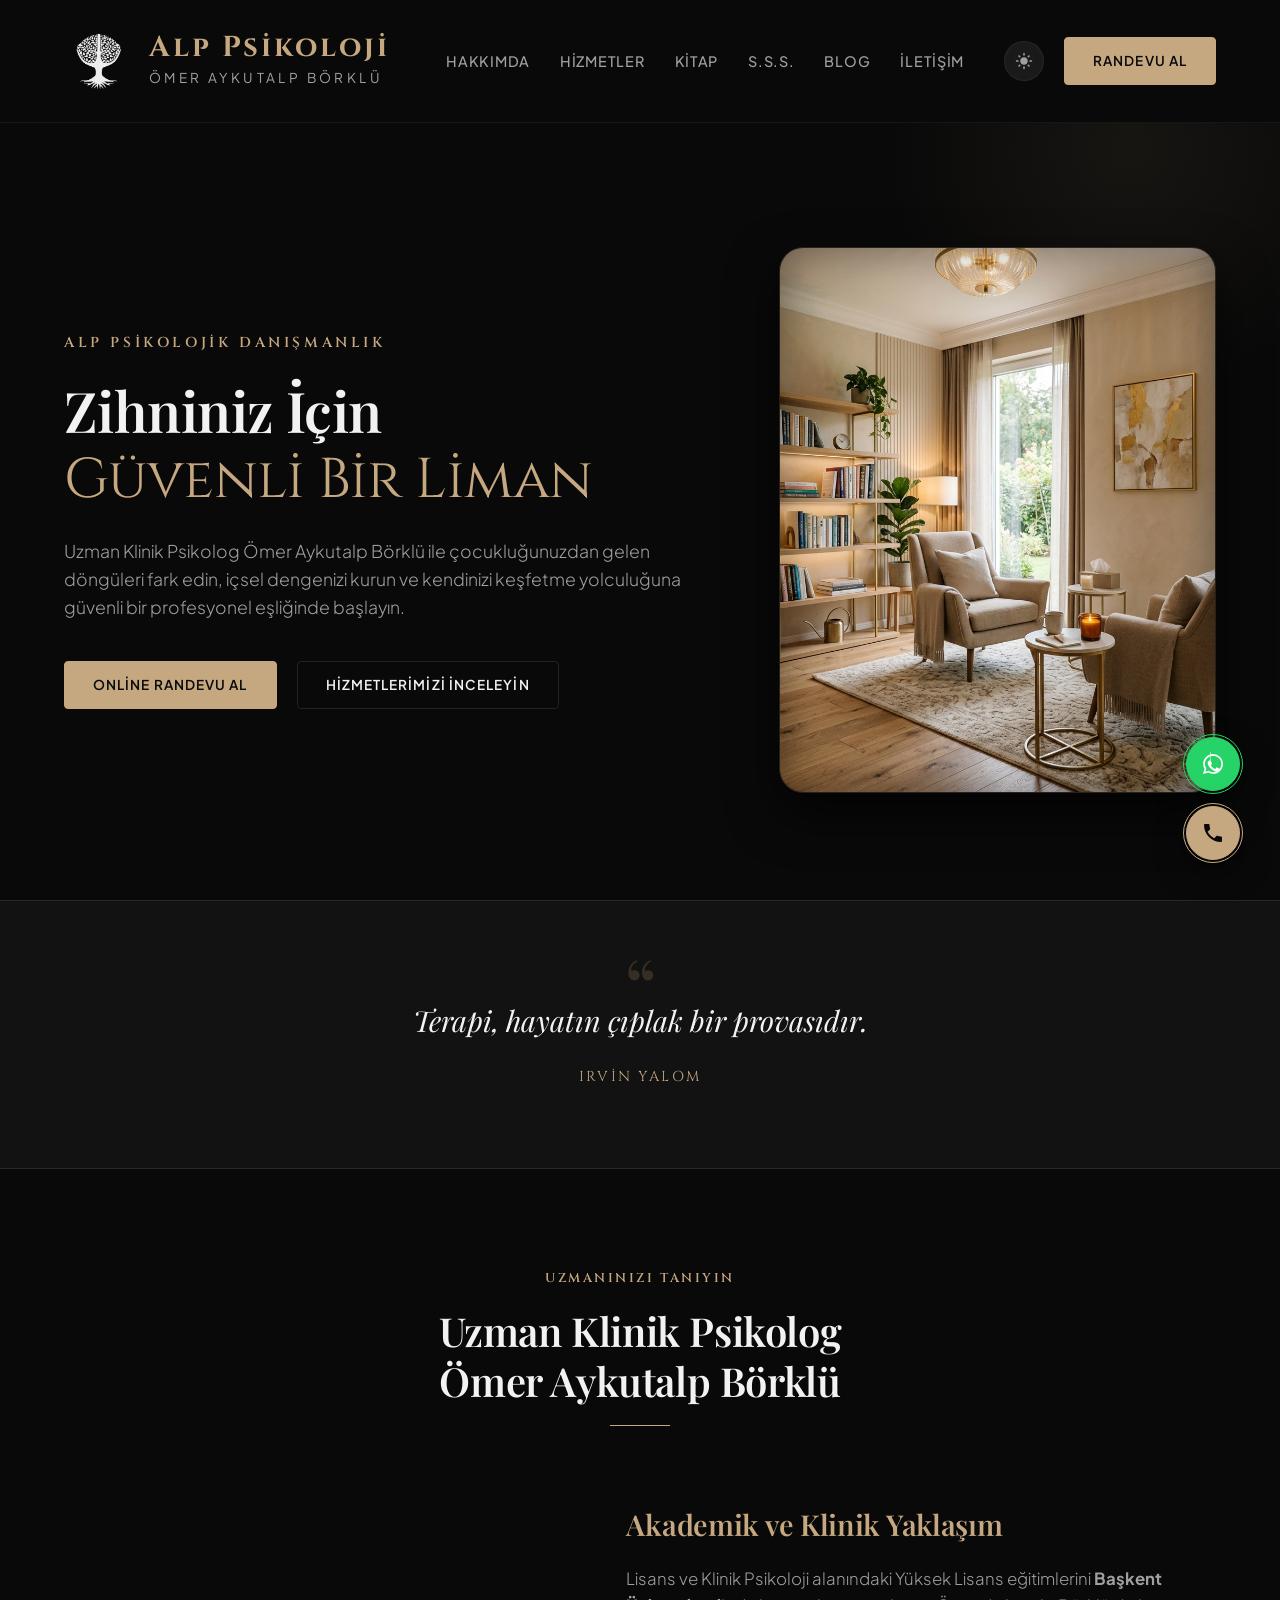
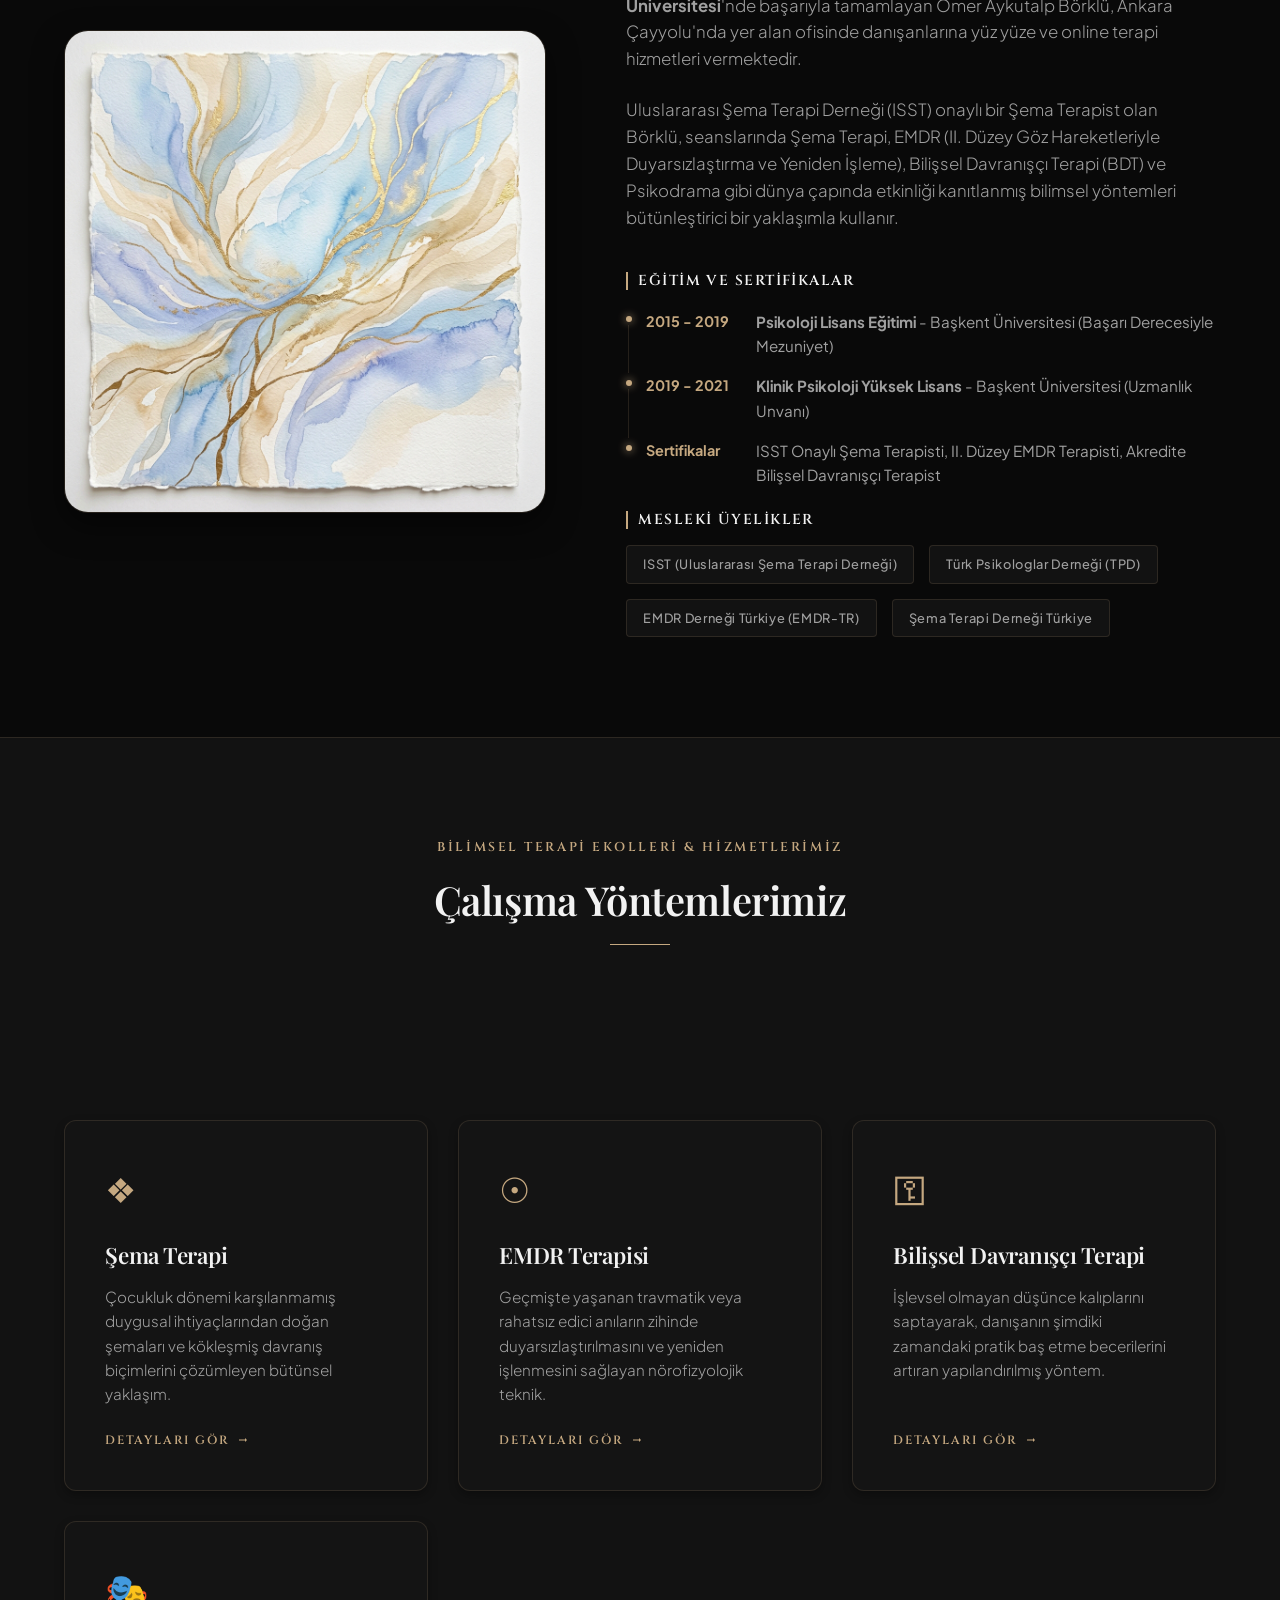
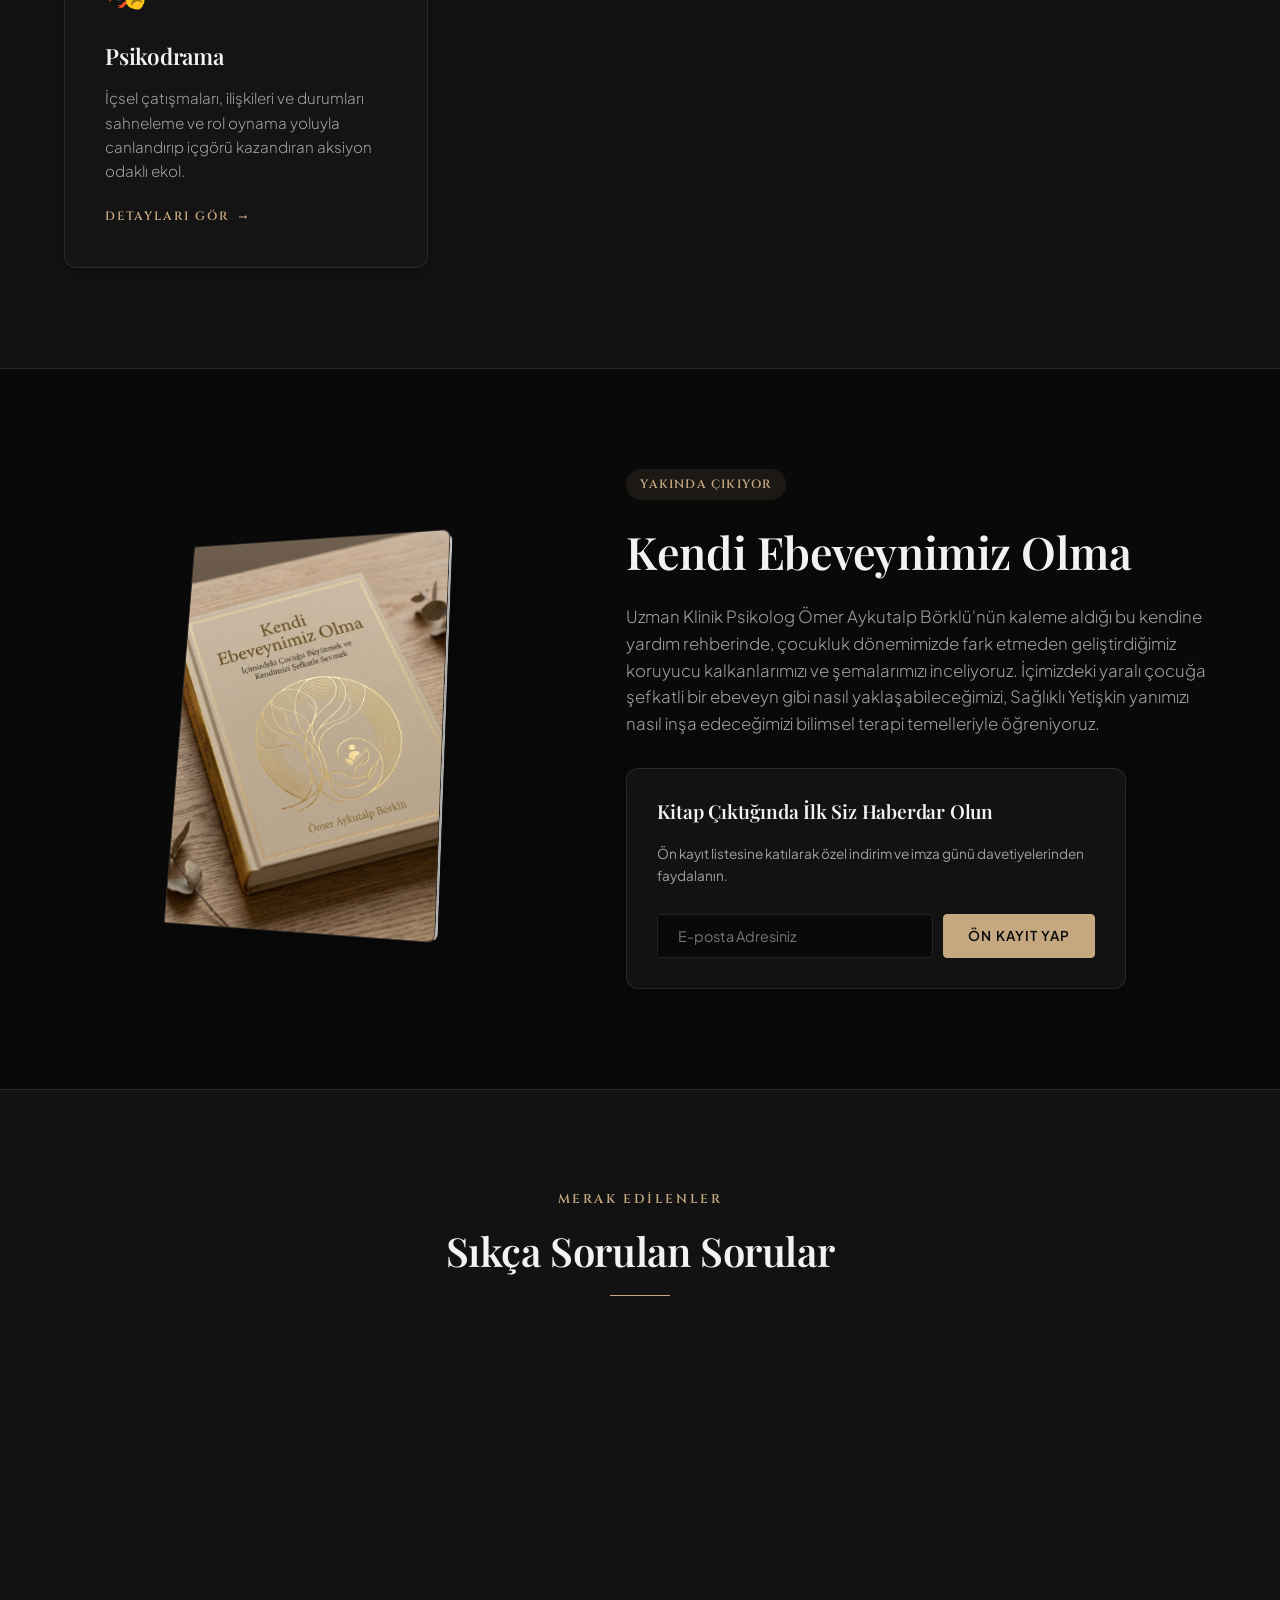
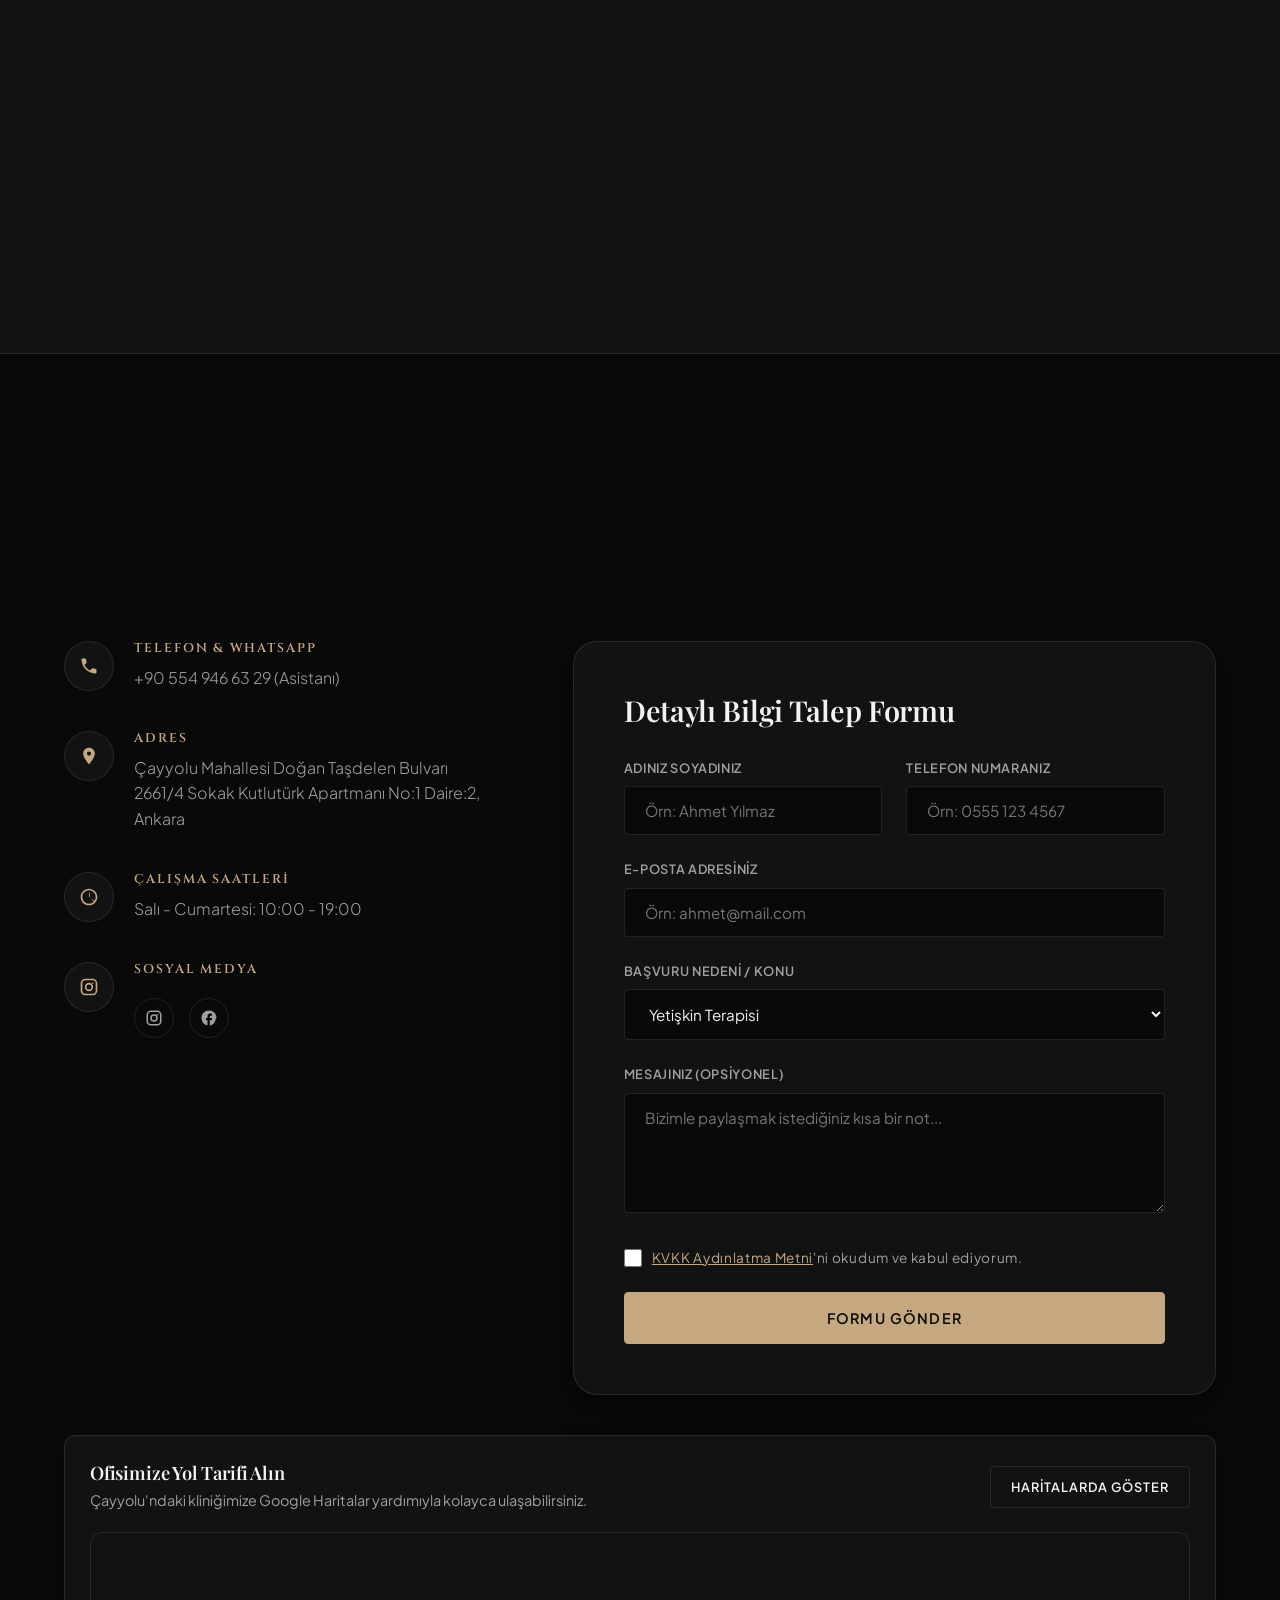
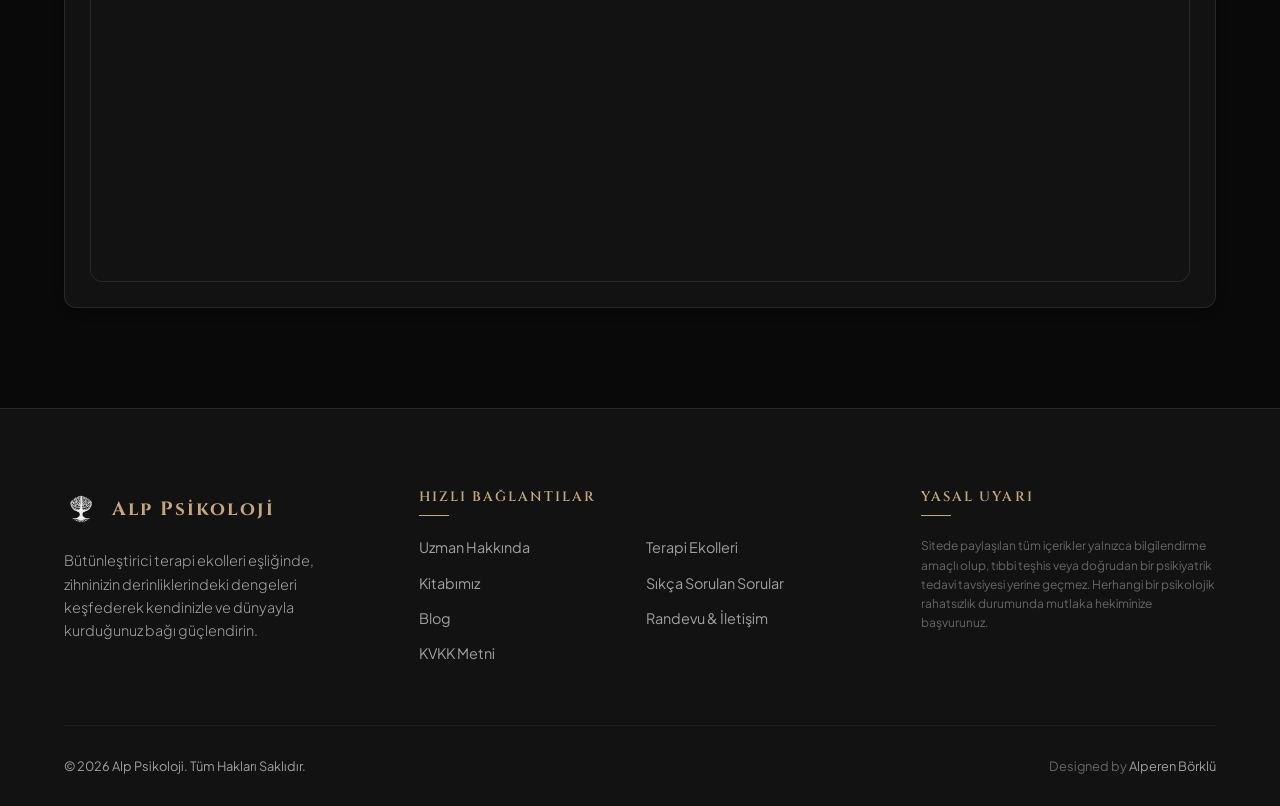
<file: index.html>
<!DOCTYPE html>
<html lang="tr" data-theme="dark">
<head>
    <meta charset="UTF-8">
    <meta name="viewport" content="width=device-width, initial-scale=1.0">
    <title>Alp Psikoloji | Uzman Klinik Psikolog Ömer Aykutalp Börklü</title>
    
    <!-- Meta Descriptions for SEO -->
    <meta name="description" content="Ankara Çayyolu'nda Uzman Klinik Psikolog Ömer Aykutalp Börklü önderliğinde Şema Terapi, EMDR ve BDT ekolleriyle yetişkin, çift ve ergen terapisi. Alp Psikoloji.">
    <meta name="keywords" content="Alp Psikoloji, Aykutalp Börklü, Klinik Psikolog Ankara, Şema Terapi Ankara, EMDR Ankara, Çayyolu Psikolog, Çift Terapisi Ankara">
    <meta name="author" content="Alp Psikoloji">
    
    <!-- Favicon -->
    <link rel="icon" type="image/png" href="logo.png">
    
    <!-- CSS Stylesheet -->
    <link rel="stylesheet" href="style.css">
</head>
<body>
    <!-- Preloader Screen -->
    <div id="preloader" class="preloader">
        <div class="preloader-content">
            <div class="preloader-logo-wrapper">
                <img src="logo-psikolog-aykutalp-börklü.png" alt="Alp Psikoloji Logo" class="preloader-logo">
            </div>
            <div class="preloader-brand">
                <span class="preloader-name">Alp Psikoloji</span>
                <span class="preloader-sub">Ömer Aykutalp Börklü</span>
            </div>
            <div class="preloader-spinner">
                <div class="spinner-dot"></div>
                <div class="spinner-dot"></div>
                <div class="spinner-dot"></div>
            </div>
        </div>
    </div>

    <!-- ==========================================================================
       SVG Sprite Definition (Embedding icons directly to prevent external request failures)
       ========================================================================== -->
    <svg xmlns="http://www.w3.org/2000/svg" style="display: none;">
        <symbol id="icon-sun" viewBox="0 0 24 24">
            <path d="M12 7c-2.76 0-5 2.24-5 5s2.24 5 5 5 5-2.24 5-5-2.24-5-5-5zM2 13h2c.55 0 1-.45 1-1s-.45-1-1-1H2c-.55 0-1 .45-1 1s.45 1 1 1zm18 0h2c.55 0 1-.45 1-1s-.45-1-1-1h-2c-.55 0-1 .45-1 1s.45 1 1 1zM11 2v2c0 .55.45 1 1 1s1-.45 1-1V2c0-.55-.45-1-1-1s-1 .45-1 1zm0 18v2c0 .55.45 1 1 1s1-.45 1-1v-2c0-.55-.45-1-1-1s-1 .45-1 1zM5.99 4.58c-.39-.39-1.03-.39-1.41 0s-.39 1.03 0 1.41l1.06 1.06c.39.39 1.03.39 1.41 0s.39-1.03 0-1.41L5.99 4.58zm12.37 12.37c-.39-.39-1.03-.39-1.41 0s-.39 1.03 0 1.41l1.06 1.06c.39.39 1.03.39 1.41 0s.39-1.03 0-1.41l-1.06-1.06zm1.06-12.37c-.39-.39-1.03-.39-1.41 0l-1.06 1.06c-.39.39-.39 1.03 0 1.41s1.03.39 1.41 0l1.06-1.06c.39-.38.39-1.02 0-1.41zm-12.37 12.37c-.39-.39-1.03-.39-1.41 0l-1.06 1.06c-.39.39-.39 1.03 0 1.41s1.03.39 1.41 0l1.06-1.06c.39-.38.39-1.02 0-1.41z"/>
        </symbol>
        <symbol id="icon-moon" viewBox="0 0 24 24">
            <path d="M12.3 22h-.1c-5.5 0-10-4.5-10-10 0-4.8 3.5-8.9 8.2-9.8.6-.1 1.2.3 1.3.9.1.6-.2 1.2-.8 1.4-3.4 1-5.7 4.1-5.7 7.5 0 4.4 3.6 8 8 8 3.4 0 6.5-2.3 7.5-5.7.2-.6.8-.9 1.4-.8.6.1 1 .7.9 1.3-.9 4.7-5 8.2-9.8 8.2z"/>
        </symbol>
        <symbol id="icon-phone" viewBox="0 0 24 24">
            <path d="M20.01 15.38c-1.23 0-2.42-.2-3.53-.56-.35-.12-.74-.03-1.02.24l-2.2 2.2c-2.83-1.44-5.15-3.75-6.59-6.59l2.2-2.21c.28-.26.36-.65.25-1C8.7 6.45 8.5 5.25 8.5 4c0-.55-.45-1-1-1H4c-.55 0-1 .45-1 1 0 9.39 7.61 17 17 17 .55 0 1-.45 1-1v-3.5c0-.55-.45-1-1-1z"/>
        </symbol>
        <symbol id="icon-email" viewBox="0 0 24 24">
            <path d="M20 4H4c-1.1 0-1.99.9-1.99 2L2 18c0 1.1.9 2 2 2h16c1.1 0 2-.9 2-2V6c0-1.1-.9-2-2-2zm0 4l-8 5-8-5V6l8 5 8-5v2z"/>
        </symbol>
        <symbol id="icon-whatsapp" viewBox="0 0 24 24">
            <path d="M12.04 2c-5.46 0-9.91 4.45-9.91 9.91 0 1.75.46 3.45 1.32 4.95L2.05 22l5.25-1.38c1.45.79 3.08 1.21 4.74 1.21 5.46 0 9.91-4.45 9.91-9.91 0-2.65-1.03-5.14-2.9-7.01A9.816 9.816 0 0 0 12.04 2zm0 1.66c2.2 0 4.27.86 5.82 2.41a8.17 8.17 0 0 1 2.41 5.83c0 4.54-3.7 8.24-8.24 8.24-1.45 0-2.86-.38-4.11-1.11l-.3-.18-3.06.8.82-2.99-.2-.31a8.182 8.182 0 0 1-1.25-4.34c0-4.54 3.7-8.25 8.24-8.25zm-3.53 4.75c-.19 0-.52.07-.79.37-.27.3-1.03 1.01-1.03 2.47 0 1.46 1.07 2.87 1.22 3.08.15.2 2.1 3.2 5.08 4.49.71.31 1.26.49 1.69.63.71.22 1.36.19 1.87.12.57-.08 1.76-.72 2.01-1.41.25-.69.25-1.29.18-1.41-.07-.12-.27-.19-.57-.34-.3-.15-1.76-.87-2.03-.97-.27-.1-.47-.15-.67.15-.2.3-.77.97-.94 1.17-.17.2-.35.22-.65.07a8.216 8.216 0 0 1-2.48-1.53c-.76-.68-1.27-1.52-1.42-1.77-.15-.3-.02-.46.13-.61.13-.13.3-.35.45-.52.15-.17.2-.3.3-.5.1-.2.05-.37-.02-.52-.08-.15-.67-1.62-.92-2.22-.24-.6-.5-52-.69-.52zm0 .01z"/>
        </symbol>
        <symbol id="icon-location" viewBox="0 0 24 24">
            <path d="M12 2C8.13 2 5 5.13 5 9c0 5.25 7 13 7 13s7-7.75 7-13c0-3.87-3.13-7-7-7zm0 9.5c-1.38 0-2.5-1.12-2.5-2.5s1.12-2.5 2.5-2.5 2.5 1.12 2.5 2.5-1.12 2.5-2.5 2.5z"/>
        </symbol>
        <symbol id="icon-clock" viewBox="0 0 24 24">
            <path d="M11.99 2C6.47 2 2 6.48 2 12s4.47 10 9.99 10C17.52 22 22 17.52 22 12S17.52 2 11.99 2zm.01 18c-4.42 0-8-3.58-8-8s3.58-8 8-8 8 3.58 8 8-3.58 8-8 8zm-.5-13H13v6l5.25 3.15-.75 1.23L12 11.5V7z"/>
        </symbol>
        <symbol id="icon-arrow-right" viewBox="0 0 24 24">
            <path d="M16.01 11H4v2h12.01v3L20 12l-3.99-4v3z"/>
        </symbol>
        <symbol id="icon-close" viewBox="0 0 24 24">
            <path d="M19 6.41L17.59 5 12 10.59 6.41 5 5 6.41 10.59 12 5 17.59 6.41 19 12 13.41 17.59 19 19 17.59 13.41 12z"/>
        </symbol>
        <symbol id="icon-instagram" viewBox="0 0 24 24">
            <path d="M7.8 2h8.4C19.4 2 22 4.6 22 7.8v8.4a5.8 5.8 0 0 1-5.8 5.8H7.8C4.6 22 2 19.4 2 16.2V7.8A5.8 5.8 0 0 1 7.8 2zm-.2 2A3.6 3.6 0 0 0 4 7.6v8.8A3.6 3.6 0 0 0 7.6 20h8.8a3.6 3.6 0 0 0 3.6-3.6V7.6A3.6 3.6 0 0 0 16.4 4H7.6zm8.9 2.5a1 1 0 1 1 0 2 1 1 0 0 1 0-2zM12 7a5 5 0 1 1 0 10 5 5 0 0 1 0-10zm0 2a3 3 0 1 0 0 6 3 3 0 0 0 0-6z"/>
        </symbol>
        <symbol id="icon-facebook" viewBox="0 0 24 24">
            <path d="M22 12c0-5.52-4.48-10-10-10S2 6.48 2 12c0 4.84 3.44 8.87 8 9.8V15H8v-3h2V9.5C10 7.57 11.57 6 13.5 6H16v3h-2c-.55 0-1 .45-1 1v2h3v3h-3v6.95c4.56-.93 8-4.96 8-9.75z"/>
        </symbol>
        <symbol id="icon-doktortakvimi" viewBox="0 0 24 24">
            <!-- Calendar style vector representing Doctor Calendar -->
            <path d="M19 4h-1V2h-2v2H8V2H6v2H5c-1.11 0-1.99.9-1.99 2L3 20c0 1.1.89 2 2 2h14c1.1 0 2-.9 2-2V6c0-1.1-.9-2-2-2zm0 16H5V10h14v10zm-2-7h-5v5h5v-5z"/>
        </symbol>
    </svg>

    <!-- ==========================================================================
       Header / Navigation
       ========================================================================== -->
    <header>
        <div class="container header-container">
            <a href="index.html" class="logo-link">
                <img src="logo-psikolog-aykutalp-börklü.png" alt="Alp Psikoloji Logo" class="logo-img logo-dark-theme">
                <img src="logo-psikolog-aykutalp-börklü-siyah.png" alt="Alp Psikoloji Logo" class="logo-img logo-light-theme">
                <div class="brand-text">
                    <span class="brand-name">Alp Psikoloji</span>
                    <span class="brand-sub">Ömer Aykutalp Börklü</span>
                </div>
            </a>
            
            <nav>
                <ul class="nav-list">
                    <li><a href="#about" class="nav-link">Hakkımda</a></li>
                    <li><a href="#services" class="nav-link">Hizmetler</a></li>
                    <li><a href="#book" class="nav-link">Kitap</a></li>
                    <li><a href="#faq" class="nav-link">S.S.S.</a></li>
                    <li><a href="blog/" class="nav-link">Blog</a></li>
                    <li><a href="#contact" class="nav-link">İletişim</a></li>
                </ul>
                <div class="nav-actions">
                    <button class="theme-toggle" id="theme-toggle" aria-label="Temayı Değiştir">
                        <svg class="theme-icon"><use href="#icon-sun"></use></svg>
                    </button>
                    <a href="https://www.doktortakvimi.com/omer-aykutalp-borklu/psikoloji/ankara" target="_blank" class="btn btn-primary">Randevu Al</a>
                </div>
            </nav>
            
            <!-- Burger Menu for Mobile -->
            <div class="burger-menu" id="burger-menu" aria-label="Menüyü Aç">
                <div class="burger-bar"></div>
                <div class="burger-bar"></div>
                <div class="burger-bar"></div>
            </div>
        </div>
    </header>

    <!-- Mobile Nav Drawer Overlay -->
    <div class="mobile-nav-overlay" id="mobile-nav">
        <ul class="mobile-nav-list">
            <li><a href="#about" class="mobile-nav-link">Hakkımda</a></li>
            <li><a href="#services" class="mobile-nav-link">Hizmetler</a></li>
            <li><a href="#book" class="mobile-nav-link">Kitap</a></li>
            <li><a href="#faq" class="mobile-nav-link">Sıkça Sorulan Sorular</a></li>
            <li><a href="blog/" class="mobile-nav-link">Blog</a></li>
            <li><a href="#contact" class="mobile-nav-link">İletişim</a></li>
        </ul>
        <a href="https://www.doktortakvimi.com/omer-aykutalp-borklu/psikoloji/ankara" target="_blank" class="btn btn-primary" style="width: 100%;">Randevu Al</a>
    </div>

    <main>
        <!-- ==========================================================================
           Hero Section
           ========================================================================== -->
        <section id="home" class="hero">
            <div class="container hero-grid">
                <div class="hero-content reveal">
                    <span class="hero-tagline">Alp Psikolojik Danışmanlık</span>
                    <h1 class="hero-title">Zihniniz İçin<br><span>Güvenli Bir Liman</span></h1>
                    <p class="hero-description">Uzman Klinik Psikolog Ömer Aykutalp Börklü ile çocukluğunuzdan gelen döngüleri fark edin, içsel dengenizi kurun ve kendinizi keşfetme yolculuğuna güvenli bir profesyonel eşliğinde başlayın.</p>
                    <div class="hero-buttons">
                        <a href="https://www.doktortakvimi.com/omer-aykutalp-borklu/psikoloji/ankara" target="_blank" class="btn btn-primary">Online Randevu Al</a>
                        <a href="#services" class="btn btn-secondary">Hizmetlerimizi İnceleyin</a>
                    </div>
                </div>
                <div class="hero-img-wrapper reveal reveal-delay-2">
                    <img src="images/office_interior.png" alt="Alp Psikoloji Ofis" class="hero-img">
                </div>
            </div>
        </section>

        <!-- ==========================================================================
           Quote Section
           ========================================================================== -->
        <section class="quote-section">
            <div class="container quote-container reveal">
                <span class="quote-icon">“</span>
                <p class="quote-text">Terapi, hayatın çıplak bir provasıdır.</p>
                <span class="quote-author">Irvin Yalom</span>
            </div>
        </section>

        <!-- ==========================================================================
           Hakkımda (About) Section
           ========================================================================== -->
        <section id="about" class="about">
            <div class="container">
                <div class="section-header reveal">
                    <span class="section-subtitle">Uzmanınızı Tanıyın</span>
                    <h2 class="section-title">Uzman Klinik Psikolog<br>Ömer Aykutalp Börklü</h2>
                </div>
                
                <div class="about-grid">
                    <div class="about-img-wrapper reveal">
                        <img src="images/therapy_abstract.png" alt="Sanatsal Terapi Temsili" class="about-img">
                    </div>
                    
                    <div class="about-bio reveal reveal-delay-2">
                        <h3>Akademik ve Klinik Yaklaşım</h3>
                        <p class="about-text">Lisans ve Klinik Psikoloji alanındaki Yüksek Lisans eğitimlerini <strong>Başkent Üniversitesi</strong>'nde başarıyla tamamlayan Ömer Aykutalp Börklü, Ankara Çayyolu'nda yer alan ofisinde danışanlarına yüz yüze ve online terapi hizmetleri vermektedir.</p>
                        <p class="about-text">Uluslararası Şema Terapi Derneği (ISST) onaylı bir Şema Terapist olan Börklü, seanslarında Şema Terapi, EMDR (II. Düzey Göz Hareketleriyle Duyarsızlaştırma ve Yeniden İşleme), Bilişsel Davranışçı Terapi (BDT) ve Psikodrama gibi dünya çapında etkinliği kanıtlanmış bilimsel yöntemleri bütünleştirici bir yaklaşımla kullanır.</p>
                        
                        <div class="about-education">
                            <h4 class="education-title">Eğitim ve Sertifikalar</h4>
                            <div class="timeline">
                                <div class="timeline-item">
                                    <span class="timeline-year">2015 - 2019</span>
                                    <p class="timeline-desc"><strong>Psikoloji Lisans Eğitimi</strong> - Başkent Üniversitesi (Başarı Derecesiyle Mezuniyet)</p>
                                </div>
                                <div class="timeline-item">
                                    <span class="timeline-year">2019 - 2021</span>
                                    <p class="timeline-desc"><strong>Klinik Psikoloji Yüksek Lisans</strong> - Başkent Üniversitesi (Uzmanlık Unvanı)</p>
                                </div>
                                <div class="timeline-item">
                                    <span class="timeline-year">Sertifikalar</span>
                                    <p class="timeline-desc">ISST Onaylı Şema Terapisti, II. Düzey EMDR Terapisti, Akredite Bilişsel Davranışçı Terapist</p>
                                </div>
                            </div>
                        </div>

                        <div class="about-memberships">
                            <h4 class="education-title" style="margin-bottom: 12px;">Mesleki Üyelikler</h4>
                            <div class="memberships-grid">
                                <span class="membership-tag">ISST (Uluslararası Şema Terapi Derneği)</span>
                                <span class="membership-tag">Türk Psikologlar Derneği (TPD)</span>
                                <span class="membership-tag">EMDR Derneği Türkiye (EMDR-TR)</span>
                                <span class="membership-tag">Şema Terapi Derneği Türkiye</span>
                            </div>
                        </div>
                    </div>
                </div>
            </div>
        </section>

        <!-- ==========================================================================
           Ekoller & Hizmetler (Services) Section
           ========================================================================== -->
        <section id="services" class="services">
            <div class="container">
                <div class="section-header reveal">
                    <span class="section-subtitle">Bilimsel Terapi Ekolleri & Hizmetlerimiz</span>
                    <h2 class="section-title">Çalışma Yöntemlerimiz</h2>
                </div>

                <div class="tabs-container reveal">
                    <button class="tab-btn active" data-tab="tab-methods">Uygulanan Terapi Ekolleri</button>
                    <button class="tab-btn" data-tab="tab-specialties">Uzmanlık Alanları</button>
                </div>

                <!-- Tab 1: Methods -->
                <div id="tab-methods" class="tab-pane active">
                    <div class="methods-grid">
                        <div class="method-card reveal" data-content-key="schema-terapi">
                            <div>
                                <div class="method-icon">❖</div>
                                <h3 class="method-title">Şema Terapi</h3>
                                <p class="method-desc">Çocukluk dönemi karşılanmamış duygusal ihtiyaçlarından doğan şemaları ve kökleşmiş davranış biçimlerini çözümleyen bütünsel yaklaşım.</p>
                            </div>
                            <span class="method-more">Detayları Gör <svg><use href="#icon-arrow-right"></use></svg></span>
                        </div>

                        <div class="method-card reveal reveal-delay-1" data-content-key="emdr-terapisi">
                            <div>
                                <div class="method-icon">☉</div>
                                <h3 class="method-title">EMDR Terapisi</h3>
                                <p class="method-desc">Geçmişte yaşanan travmatik veya rahatsız edici anıların zihinde duyarsızlaştırılmasını ve yeniden işlenmesini sağlayan nörofizyolojik teknik.</p>
                            </div>
                            <span class="method-more">Detayları Gör <svg><use href="#icon-arrow-right"></use></svg></span>
                        </div>

                        <div class="method-card reveal reveal-delay-2" data-content-key="bdt-terapisi">
                            <div>
                                <div class="method-icon">⚿</div>
                                <h3 class="method-title">Bilişsel Davranışçı Terapi</h3>
                                <p class="method-desc">İşlevsel olmayan düşünce kalıplarını saptayarak, danışanın şimdiki zamandaki pratik baş etme becerilerini artıran yapılandırılmış yöntem.</p>
                            </div>
                            <span class="method-more">Detayları Gör <svg><use href="#icon-arrow-right"></use></svg></span>
                        </div>

                        <div class="method-card reveal reveal-delay-3" data-content-key="psikodrama">
                            <div>
                                <div class="method-icon">🎭</div>
                                <h3 class="method-title">Psikodrama</h3>
                                <p class="method-desc">İçsel çatışmaları, ilişkileri ve durumları sahneleme ve rol oynama yoluyla canlandırıp içgörü kazandıran aksiyon odaklı ekol.</p>
                            </div>
                            <span class="method-more">Detayları Gör <svg><use href="#icon-arrow-right"></use></svg></span>
                        </div>
                    </div>
                </div>

                <!-- Tab 2: Specialties -->
                <div id="tab-specialties" class="tab-pane">
                    <div class="specialties-grid">
                        <div class="specialty-item" data-content-key="yetiskin-terapisi">
                            <span class="specialty-bullet"></span>
                            <span class="specialty-title">Yetişkin Psikoterapisi</span>
                        </div>
                        <div class="specialty-item" data-content-key="cift-terapisi">
                            <span class="specialty-bullet"></span>
                            <span class="specialty-title">Aile & Çift Danışmanlığı</span>
                        </div>
                        <div class="specialty-item" data-content-key="ergen-terapisi">
                            <span class="specialty-bullet"></span>
                            <span class="specialty-title">Çocuk-Ergen Danışmanlığı</span>
                        </div>
                        <div class="specialty-item" data-content-key="yas-danismanligi">
                            <span class="specialty-bullet"></span>
                            <span class="specialty-title">Yas Danışmanlığı</span>
                        </div>
                    </div>
                </div>
            </div>
        </section>

        <!-- ==========================================================================
           Book Promotion Section
           ========================================================================== -->
        <section id="book" class="book-section">
            <div class="container book-grid">
                <div class="book-showcase reveal">
                    <div class="book-container">
                        <div class="book-spine"></div>
                        <div class="book-cover">
                            <img src="images/book_cover.png" alt="Kendi Ebeveynimiz Olma Kitap Kapağı">
                        </div>
                        <div class="book-pages"></div>
                    </div>
                </div>

                <div class="book-info reveal reveal-delay-2">
                    <span class="book-label">Yakında Çıkıyor</span>
                    <h2 class="book-title">Kendi Ebeveynimiz Olma</h2>
                    <p class="book-desc">Uzman Klinik Psikolog Ömer Aykutalp Börklü'nün kaleme aldığı bu kendine yardım rehberinde, çocukluk dönemimizde fark etmeden geliştirdiğimiz koruyucu kalkanlarımızı ve şemalarımızı inceliyoruz. İçimizdeki yaralı çocuğa şefkatli bir ebeveyn gibi nasıl yaklaşabileceğimizi, Sağlıklı Yetişkin yanımızı nasıl inşa edeceğimizi bilimsel terapi temelleriyle öğreniyoruz.</p>
                    
                    <form class="waitlist-form" id="waitlist-form">
                        <h3 class="waitlist-title">Kitap Çıktığında İlk Siz Haberdar Olun</h3>
                        <p style="font-size: 0.85rem; color: var(--text-secondary); margin-bottom: 12px;">Ön kayıt listesine katılarak özel indirim ve imza günü davetiyelerinden faydalanın.</p>
                        <div class="waitlist-input-group">
                            <input type="email" placeholder="E-posta Adresiniz" class="waitlist-input" required aria-label="E-posta">
                            <button type="submit" class="btn btn-primary">Ön Kayıt Yap</button>
                        </div>
                        <div class="form-success-msg"></div>
                    </form>
                </div>
            </div>
        </section>

        <!-- ==========================================================================
           FAQ Section
           ========================================================================== -->
        <section id="faq" class="faq">
            <div class="container">
                <div class="section-header reveal">
                    <span class="section-subtitle">Merak Edilenler</span>
                    <h2 class="section-title">Sıkça Sorulan Sorular</h2>
                </div>

                <div class="faq-list reveal">
                    <div class="faq-item">
                        <div class="faq-question">
                            <span class="faq-title">Terapi seansları ne kadar sürer ve sıklığı nedir?</span>
                            <div class="faq-toggle-icon"></div>
                        </div>
                        <div class="faq-answer">
                            <div class="faq-answer-inner">
                                Bireysel terapi seanslarımız standart olarak 50 dakika sürmektedir. Terapi sıklığı, başlangıçta genellikle haftada bir kez olarak planlanır. Süreç ilerledikçe ve danışanın ihtiyacına göre iki haftada bire veya daha uzun aralıklara çekilebilir.
                            </div>
                        </div>
                    </div>

                    <div class="faq-item">
                        <div class="faq-question">
                            <span class="faq-title">Online terapi yüz yüze terapi kadar etkili midir?</span>
                            <div class="faq-toggle-icon"></div>
                        </div>
                        <div class="faq-answer">
                            <div class="faq-answer-inner">
                                Evet, bilimsel çalışmalar online terapinin (özellikle BDT, Şema Terapi ve EMDR süreçlerinde) yüz yüze terapi kadar etkili olduğunu göstermektedir. Şehir dışı veya yurt dışındaki danışanlarımız ya da fiziki olarak ofise gelemeyecek durumda olanlar için online terapi son derece verimli ve konforlu bir alternatiftir.
                            </div>
                        </div>
                    </div>

                    <div class="faq-item">
                        <div class="faq-question">
                            <span class="faq-title">Randevumu iptal etmek veya ertelemek istersem ne yapmalıyım?</span>
                            <div class="faq-toggle-icon"></div>
                        </div>
                        <div class="faq-answer">
                            <div class="faq-answer-inner">
                                Planlanan terapi saatleri size özel olarak ayrıldığından, randevu iptali veya erteleme taleplerinizi seans saatinden en az 24 saat önce asistanımıza iletmeniz gerekmektedir. Son 24 saat içerisinde yapılan iptallerde seans ücreti yansıtılabilmektedir.
                            </div>
                        </div>
                    </div>

                    <div class="faq-item">
                        <div class="faq-question">
                            <span class="faq-title">EMDR Terapisi travmalar dışındaki problemlerde de kullanılır mı?</span>
                            <div class="faq-toggle-icon"></div>
                        </div>
                        <div class="faq-answer">
                            <div class="faq-answer-inner">
                                Evet. EMDR terapisi büyük travmaların (kazalar, kayıplar, doğal afetler) yanı sıra; yaygın anksiyete, panik bozukluk, sosyal fobi, sınav kaygısı, performans kaygısı, yas ve kronik ağrılar gibi beynin işlevsel olmayan şekilde depoladığı her türlü zorlayıcı anının ve olumsuz inancın dönüştürülmesinde etkilidir.
                            </div>
                        </div>
                    </div>

                    <div class="faq-item">
                        <div class="faq-question">
                            <span class="faq-title">Terapiye başlamak için psikolojik bir tanıya ihtiyacım var mı?</span>
                            <div class="faq-toggle-icon"></div>
                        </div>
                        <div class="faq-answer">
                            <div class="faq-answer-inner">
                                Kesinlikle hayır. Terapiye başlamak için klinik bir teşhisinizin olması gerekmez. Hayatınızdaki ilişkisel sıkışmalar, kendinizi tıkanmış hissettiğiniz döngüler, yas, karar verme süreçleri, kendinizi daha iyi tanıma isteği veya sadece kendinize ait tarafsız bir paylaşım alanı oluşturma arzusu terapiye başlamak için en geçerli nedenlerdir.
                            </div>
                        </div>
                    </div>
                </div>
            </div>
        </section>

        <!-- ==========================================================================
           İletişim & Randevu (Contact) Section
           ========================================================================== -->
        <section id="contact" class="contact">
            <div class="container">
                <div class="section-header reveal">
                    <span class="section-subtitle">Bizimle İletişime Geçin</span>
                    <h2 class="section-title">İletişim ve Konum Bilgileri</h2>
                </div>

                <div class="contact-grid">
                    <div class="contact-info reveal">
                        <div class="contact-card">
                            <div class="contact-icon-wrapper">
                                <svg><use href="#icon-phone"></use></svg>
                            </div>
                            <div class="contact-card-content">
                                <h4>Telefon & WhatsApp</h4>
                                <p><a href="tel:+905549466329">+90 554 946 63 29</a> (Asistanı)</p>
                            </div>
                        </div>

                        <a href="https://www.google.com/maps/place/Klinik+Psikolog+Aykutalp+B%C3%B6rkl%C3%BC/@39.886705,32.6930462,17z/data=!3m1!4b1!4m6!3m5!1s0x14d339d3368fb105:0xf75956138d54cc17!8m2!3d39.886701!4d32.6979171!16s%2Fg%2F11lcpq_rms?entry=ttu&g_ep=EgoyMDI2MDYxMC4wIKXMDSoASAFQAw%3D%3D" target="_blank" class="contact-card">
                            <div class="contact-icon-wrapper">
                                <svg><use href="#icon-location"></use></svg>
                            </div>
                            <div class="contact-card-content">
                                <h4>Adres</h4>
                                <p>Çayyolu Mahallesi Doğan Taşdelen Bulvarı 2661/4 Sokak Kutlutürk Apartmanı No:1 Daire:2, Ankara</p>
                            </div>
                        </a>

                        <div class="contact-card">
                            <div class="contact-icon-wrapper">
                                <svg><use href="#icon-clock"></use></svg>
                            </div>
                            <div class="contact-card-content">
                                <h4>Çalışma Saatleri</h4>
                                <p>Salı - Cumartesi: 10:00 - 19:00</p>
                            </div>
                        </div>

                        <div class="contact-card">
                            <div class="contact-icon-wrapper">
                                <svg><use href="#icon-instagram"></use></svg>
                            </div>
                            <div class="contact-card-content">
                                <h4>Sosyal Medya</h4>
                                <div class="contact-socials">
                                    <a href="https://www.instagram.com/psikologaykutalpborklu/" target="_blank" class="social-circle" aria-label="Instagram">
                                        <svg><use href="#icon-instagram"></use></svg>
                                    </a>
                                    <a href="https://www.facebook.com/AlpPsikoloji/" target="_blank" class="social-circle" aria-label="Facebook">
                                        <svg><use href="#icon-facebook"></use></svg>
                                    </a>
                                </div>
                            </div>
                        </div>
                    </div>

                    <!-- Contact/Appointment Message Form -->
                    <div class="contact-form-wrapper reveal reveal-delay-2">
                        <h3 class="contact-form-title">Detaylı Bilgi Talep Formu</h3>
                        <form class="contact-form" id="direct-contact-form" action="javascript:void(0);">
                            <div class="input-box">
                                <label for="form-name">Adınız Soyadınız</label>
                                <input type="text" id="form-name" class="form-input" required placeholder="Örn: Ahmet Yılmaz">
                            </div>
                            <div class="input-box">
                                <label for="form-phone">Telefon Numaranız</label>
                                <input type="tel" id="form-phone" class="form-input" required placeholder="Örn: 0555 123 4567">
                            </div>
                            <div class="input-box form-full-width">
                                <label for="form-email">E-posta Adresiniz</label>
                                <input type="email" id="form-email" class="form-input" required placeholder="Örn: ahmet@mail.com">
                            </div>
                            <div class="input-box form-full-width">
                                <label for="form-subject">Başvuru Nedeni / Konu</label>
                                <select id="form-subject" class="form-select">
                                    <option value="Yetişkin Terapi">Yetişkin Terapisi</option>
                                    <option value="Çift Terapi">Aile & Çift Terapisi</option>
                                    <option value="Ergen Terapi">Çocuk - Ergen Terapisi</option>
                                    <option value="EMDR Terapi">EMDR Terapi</option>
                                    <option value="Genel Sorular">Diğer Konular / Bilgi Talebi</option>
                                </select>
                            </div>
                            <div class="input-box form-full-width">
                                <label for="form-msg">Mesajınız (Opsiyonel)</label>
                                <textarea id="form-msg" class="form-textarea" placeholder="Bizimle paylaşmak istediğiniz kısa bir not..."></textarea>
                            </div>
                            <div class="input-box form-full-width checkbox-box" style="flex-direction: row; align-items: center; gap: 10px; margin-top: 10px;">
                                <input type="checkbox" id="form-kvkk" required style="width: 18px; height: 18px; accent-color: var(--accent-gold); cursor: pointer;">
                                <label for="form-kvkk" style="text-transform: none; font-size: 0.85rem; font-weight: 400; cursor: pointer; color: var(--text-secondary);">
                                    <a href="#" class="open-kvkk-modal" style="text-decoration: underline; color: var(--accent-gold);">KVKK Aydınlatma Metni</a>'ni okudum ve kabul ediyorum.
                                </label>
                            </div>
                            <button type="submit" class="btn btn-primary">Formu Gönder</button>
                            <div class="form-success-msg" id="contact-success-msg"></div>
                        </form>
                    </div>
                </div>

                <!-- Google Map Card with Live Iframe -->
                <div class="map-link-card reveal" style="flex-direction: column; align-items: stretch; gap: 20px; padding: 25px;">
                    <div style="display: flex; justify-content: space-between; align-items: center; flex-wrap: wrap; gap: 15px;">
                        <div>
                            <h4 style="font-family: var(--font-heading); font-size: 1.15rem; margin-bottom: 5px;">Ofisimize Yol Tarifi Alın</h4>
                            <p style="font-size: 0.9rem; color: var(--text-secondary);">Çayyolu'ndaki kliniğimize Google Haritalar yardımıyla kolayca ulaşabilirsiniz.</p>
                        </div>
                        <a href="https://www.google.com/maps/place/Klinik+Psikolog+Aykutalp+B%C3%B6rkl%C3%BC/@39.886705,32.6930462,17z/data=!3m1!4b1!4m6!3m5!1s0x14d339d3368fb105:0xf75956138d54cc17!8m2!3d39.886701!4d32.6979171!16s%2Fg%2F11lcpq_rms?entry=ttu&g_ep=EgoyMDI2MDYxMC4wIKXMDSoASAFQAw%3D%3D" target="_blank" class="btn btn-secondary map-link-btn">Haritalarda Göster</a>
                    </div>
                    <div style="width: 100%; border-radius: var(--border-radius-md); overflow: hidden; border: 1px solid var(--border-color); aspect-ratio: 16 / 9; max-height: 350px;">
                        <iframe src="https://www.google.com/maps/embed?pb=!1m18!1m12!1m3!1d3060.7711467471676!2d32.69534217654519!3d39.88670498751515!2m3!1f0!2f0!3f0!3m2!1i1024!2i768!4f13.1!3m3!1m2!1s0x14d339d3368fb105%3A0xf75956138d54cc17!2sKlinik%20Psikolog%20Aykutalp%20B%C3%B6rkl%C3%BC!5e0!3m2!1str!2str!4v1718324000000!5m2!1str!2str" width="100%" height="100%" style="border:0;" allowfullscreen="" loading="lazy" referrerpolicy="no-referrer-when-downgrade"></iframe>
                    </div>
                </div>
            </div>
        </section>
    </main>

    <!-- ==========================================================================
       Footer
       ========================================================================== -->
    <footer>
        <div class="container footer-grid">
            <div class="footer-col">
                <div class="footer-logo">
                    <img src="logo-psikolog-aykutalp-börklü.png" alt="Alp Psikoloji Logo" class="footer-logo-img logo-dark-theme">
                    <img src="logo-psikolog-aykutalp-börklü-siyah.png" alt="Alp Psikoloji Logo" class="footer-logo-img logo-light-theme">
                    <span class="brand-name" style="font-size: 1.2rem;">Alp Psikoloji</span>
                </div>
                <p class="footer-desc">Bütünleştirici terapi ekolleri eşliğinde, zihninizin derinliklerindeki dengeleri keşfederek kendinizle ve dünyayla kurduğunuz bağı güçlendirin.</p>
            </div>
            
            <div class="footer-col">
                <h4 class="footer-title">Hızlı Bağlantılar</h4>
                <div class="footer-links">
                    <a href="index.html#about">Uzman Hakkında</a>
                    <a href="index.html#services">Terapi Ekolleri</a>
                    <a href="index.html#book">Kitabımız</a>
                    <a href="index.html#faq">Sıkça Sorulan Sorular</a>
                    <a href="blog/">Blog</a>
                    <a href="index.html#contact">Randevu & İletişim</a>
                    <a href="#" class="open-kvkk-modal">KVKK Metni</a>
                </div>
            </div>
            
            <div class="footer-col">
                <h4 class="footer-title">Yasal Uyarı</h4>
                <p class="footer-legal-notice">Sitede paylaşılan tüm içerikler yalnızca bilgilendirme amaçlı olup, tıbbi teşhis veya doğrudan bir psikiyatrik tedavi tavsiyesi yerine geçmez. Herhangi bir psikolojik rahatsızlık durumunda mutlaka hekiminize başvurunuz.</p>
            </div>
        </div>
        
        <div class="container footer-bottom">
            <p class="copyright">&copy; 2026 Alp Psikoloji. Tüm Hakları Saklıdır.</p>
            <p class="developer-credit">Designed by <a href="https://alperenborklu.com" target="_blank">Alperen Börklü</a></p>
        </div>
    </footer>

    <!-- ==========================================================================
       Interactive Modals
       ========================================================================== -->
    
    <!-- Modal 1: Details Modal for Therapy Ekolleri & Specialties -->
    <div class="modal-overlay" id="details-modal">
        <div class="modal-box">
            <button class="modal-close-btn" aria-label="Kapat"><svg><use href="#icon-close"></use></svg></button>
            <div class="modal-body">
                <div class="detail-modal-header">
                    <span class="detail-modal-tag">Detay</span>
                    <h3 class="detail-modal-title">Başlık</h3>
                </div>
                <div class="detail-modal-content">
                    <!-- Dynamic Body Content Filled from script.js -->
                </div>
            </div>
        </div>
    </div>

    <!-- Modal 3: KVKK Aydınlatma Metni -->
    <div class="modal-overlay" id="kvkk-modal">
        <div class="modal-box" style="max-width: 650px;">
            <button class="modal-close-btn" aria-label="Kapat"><svg><use href="#icon-close"></use></svg></button>
            <div class="modal-body">
                <div class="detail-modal-header">
                    <span class="detail-modal-tag">Yasal Bilgilendirme</span>
                    <h3 class="detail-modal-title">KVKK Aydınlatma Metni</h3>
                </div>
                <div class="detail-modal-content" style="font-size: 0.9rem; line-height: 1.6; color: var(--text-secondary); display: flex; flex-direction: column; gap: 15px;">
                    <p><strong>Veri Sorumlusu:</strong> Alp Psikoloji - Uzman Klinik Psikolog Ömer Aykutalp Börklü</p>
                    <p>6698 sayılı Kişisel Verilerin Korunması Kanunu ("KVKK") uyarınca, kişisel verileriniz veri sorumlusu sıfatıyla tarafımızca aşağıda açıklanan kapsamda işlenebilecektir.</p>
                    
                    <h4 style="font-family: var(--font-heading); margin-top: 10px; color: var(--accent-gold); font-size: 1.1rem;">1. Kişisel Verilerin İşlenme Amacı</h4>
                    <p>Toplanan kişisel verileriniz (ad-soyad, telefon, e-posta, talep edilen hizmet ve (varsa) mesajınız); randevu talebinizin oluşturulması, terapi süreçlerinin planlanması, iletişim faaliyetlerinin yürütülmesi ve yasal yükümlülüklerin yerine getirilmesi amaçlarıyla işlenmektedir.</p>
                    
                    <h4 style="font-family: var(--font-heading); margin-top: 10px; color: var(--accent-gold); font-size: 1.1rem;">2. Kişisel Verilerin Aktarılması</h4>
                    <p>Kişisel verileriniz, herhangi bir üçüncü şahsa veya kuruma ticari amaçla aktarılmamakta olup; yalnızca yasal mevzuat uyarınca yetkili resmi kurum ve kuruluşlara, hukuki yükümlülüklerimizi yerine getirmek amacıyla aktarılabilecektir.</p>
                    
                    <h4 style="font-family: var(--font-heading); margin-top: 10px; color: var(--accent-gold); font-size: 1.1rem;">3. Veri Sahibi Olarak Haklarınız</h4>
                    <p>KVKK'nın 11. maddesi kapsamında, kişisel verilerinizin işlenip işlenmediğini öğrenme, işlenmişse buna ilişkin bilgi talep etme, kişisel verilerinizin eksik veya yanlış işlenmiş olması hâlinde bunların düzeltilmesini isteme ve verilerinizin silinmesini talep etme haklarına sahipsiniz. Haklarınızı kullanmak için kliniğimizle doğrudan iletişime geçebilirsiniz.</p>
                </div>
            </div>
        </div>
    </div>

    <!-- Modal 2: Multi-step Appointment Booking Wizard -->
    <div class="modal-overlay" id="booking-modal">
        <div class="modal-box" style="max-width: 650px;">
            <button class="modal-close-btn" aria-label="Kapat"><svg><use href="#icon-close"></use></svg></button>
            <div class="modal-body">
                <div class="wizard-header">
                    <h3 class="wizard-title" style="font-family: var(--font-branding); font-size: 1.4rem; color: var(--accent-gold); letter-spacing: 0.05em; text-align: center;">Randevu Talep Sistemi</h3>
                </div>
                
                <!-- Steps Indicator Progress bar -->
                <div class="wizard-steps-indicator">
                    <div class="wizard-step-indicator-item active">1</div>
                    <div class="wizard-step-indicator-item">2</div>
                    <div class="wizard-step-indicator-item">3</div>
                    <div class="wizard-step-indicator-item">✓</div>
                </div>

                <!-- Step 1 Pane: Choose Service -->
                <div class="wizard-pane active">
                    <h4 class="wizard-title">Hizmet Seçimi</h4>
                    <p class="wizard-desc">Lütfen danışmanlık talep ettiğiniz ana alanı seçiniz.</p>
                    <div class="wizard-card-grid">
                        <div class="wizard-card-option" data-service="Yetişkin Terapisi">
                            <span class="wizard-card-icon">❖</span>
                            <span class="wizard-card-title">Yetişkin Terapisi</span>
                        </div>
                        <div class="wizard-card-option" data-service="Aile & Çift Danışmanlığı">
                            <span class="wizard-card-icon">👥</span>
                            <span class="wizard-card-title">Çift Danışmanlığı</span>
                        </div>
                        <div class="wizard-card-option" data-service="Çocuk-Ergen Danışmanlığı">
                            <span class="wizard-card-icon">👦</span>
                            <span class="wizard-card-title">Çocuk-Ergen</span>
                        </div>
                        <div class="wizard-card-option" data-service="EMDR Terapisi">
                            <span class="wizard-card-icon">☉</span>
                            <span class="wizard-card-title">EMDR Terapisi</span>
                        </div>
                    </div>
                </div>

                <!-- Step 2 Pane: Date & Time selection -->
                <div class="wizard-pane">
                    <h4 class="wizard-title">Tarih ve Saat Tercihi</h4>
                    <p class="wizard-desc">Seans için uygun olduğunuz tahmini zaman dilimini belirleyiniz.</p>
                    <div class="contact-form" style="grid-template-columns: 1fr; gap: 20px;">
                        <div class="input-box">
                            <label for="book-date">Tercih Edilen Gün (Salı - Cumartesi)</label>
                            <input type="date" id="book-date" class="form-input">
                        </div>
                        <div class="input-box">
                            <label for="book-time">Tercih Edilen Saat Dilimi</label>
                            <select id="book-time" class="form-select">
                                <option value="" disabled selected>Saat Dilimi Seçiniz</option>
                                <option value="10:00 - 12:00">Öğleden Önce (10:00 - 12:00)</option>
                                <option value="12:00 - 14:00">Öğle Arası (12:00 - 14:00)</option>
                                <option value="14:00 - 16:00">Öğleden Sonra (14:00 - 16:00)</option>
                                <option value="16:00 - 19:00">Akşamüstü (16:00 - 19:00)</option>
                            </select>
                        </div>
                    </div>
                </div>

                <!-- Step 3 Pane: Contact Info Form -->
                <div class="wizard-pane">
                    <h4 class="wizard-title">İletişim Bilgileri</h4>
                    <p class="wizard-desc">Size ulaşabilmemiz ve randevunuzu onaylayabilmemiz için bilgilerinizi giriniz.</p>
                    <div class="contact-form" style="gap: 16px;">
                        <div class="input-box">
                            <label for="book-name">Adınız Soyadınız</label>
                            <input type="text" id="book-name" class="form-input" required placeholder="Adınız Soyadınız">
                        </div>
                        <div class="input-box">
                            <label for="book-phone">Telefon Numaranız</label>
                            <input type="tel" id="book-phone" class="form-input" required placeholder="Telefon Numaranız">
                        </div>
                        <div class="input-box form-full-width">
                            <label for="book-email">E-posta Adresiniz</label>
                            <input type="email" id="book-email" class="form-input" required placeholder="E-posta Adresiniz">
                        </div>
                        <div class="input-box form-full-width">
                            <label for="book-notes">Eklemek İstediğiniz Not (Opsiyonel)</label>
                            <textarea id="book-notes" class="form-textarea" placeholder="Talebinizle ilgili ek notunuz..."></textarea>
                        </div>
                        <div class="input-box form-full-width checkbox-box" style="flex-direction: row; align-items: center; gap: 10px; margin-top: 10px;">
                            <input type="checkbox" id="book-kvkk" required style="width: 18px; height: 18px; accent-color: var(--accent-gold); cursor: pointer;">
                            <label for="book-kvkk" style="text-transform: none; font-size: 0.85rem; font-weight: 400; cursor: pointer; color: var(--text-secondary);">
                                <a href="#" class="open-kvkk-modal" style="text-decoration: underline; color: var(--accent-gold);">KVKK Aydınlatma Metni</a>'ni okudum ve kabul ediyorum.
                            </label>
                        </div>
                    </div>
                </div>

                <!-- Step 4 Pane: Success Pane -->
                <div class="wizard-pane" style="text-align: center; padding: 20px 0;">
                    <div style="font-size: 4rem; color: var(--accent-gold); margin-bottom: 20px;">✓</div>
                    <h4 class="wizard-title">Talebiniz Başarıyla Alındı!</h4>
                    <p class="wizard-desc">Randevu ön talebiniz asistanımıza iletilmiştir. Bilgileriniz kontrol edilerek en kısa sürede telefon veya WhatsApp üzerinden onay için sizinle iletişime geçilecektir.</p>
                    
                    <div style="background-color: var(--bg-primary); border: 1px solid var(--border-color); padding: 20px; border-radius: var(--border-radius-md); text-align: left; max-width: 400px; margin: 0 auto 10px;">
                        <p style="font-size: 0.85rem; margin-bottom: 8px;"><strong>Hizmet:</strong> <span id="summary-service" style="color: var(--accent-gold);"></span></p>
                        <p style="font-size: 0.85rem;"><strong>Tercih Edilen Zaman:</strong> <span id="summary-datetime" style="color: var(--accent-gold);"></span></p>
                    </div>
                </div>

                <!-- Wizard Navigation Footer Buttons -->
                <div class="wizard-footer-buttons">
                    <button class="btn btn-secondary" id="wizard-prev">Geri</button>
                    <button class="btn btn-primary" id="wizard-next">İleri</button>
                </div>
            </div>
        </div>
    </div>

    <!-- ==========================================================================
       Floating Action Buttons (Direct Call & WhatsApp)
       ========================================================================== -->
    <div class="floating-actions">
        <a href="https://wa.me/905549466329" target="_blank" class="float-btn float-whatsapp" aria-label="WhatsApp ile İletişim">
            <svg><use href="#icon-whatsapp"></use></svg>
        </a>
        <a href="tel:+905549466329" class="float-btn float-phone" aria-label="Telefonla Arayın">
            <svg><use href="#icon-phone"></use></svg>
        </a>
    </div>

    <!-- JS Scripts -->
    <script src="script.js"></script>
</body>
</html>
</file>
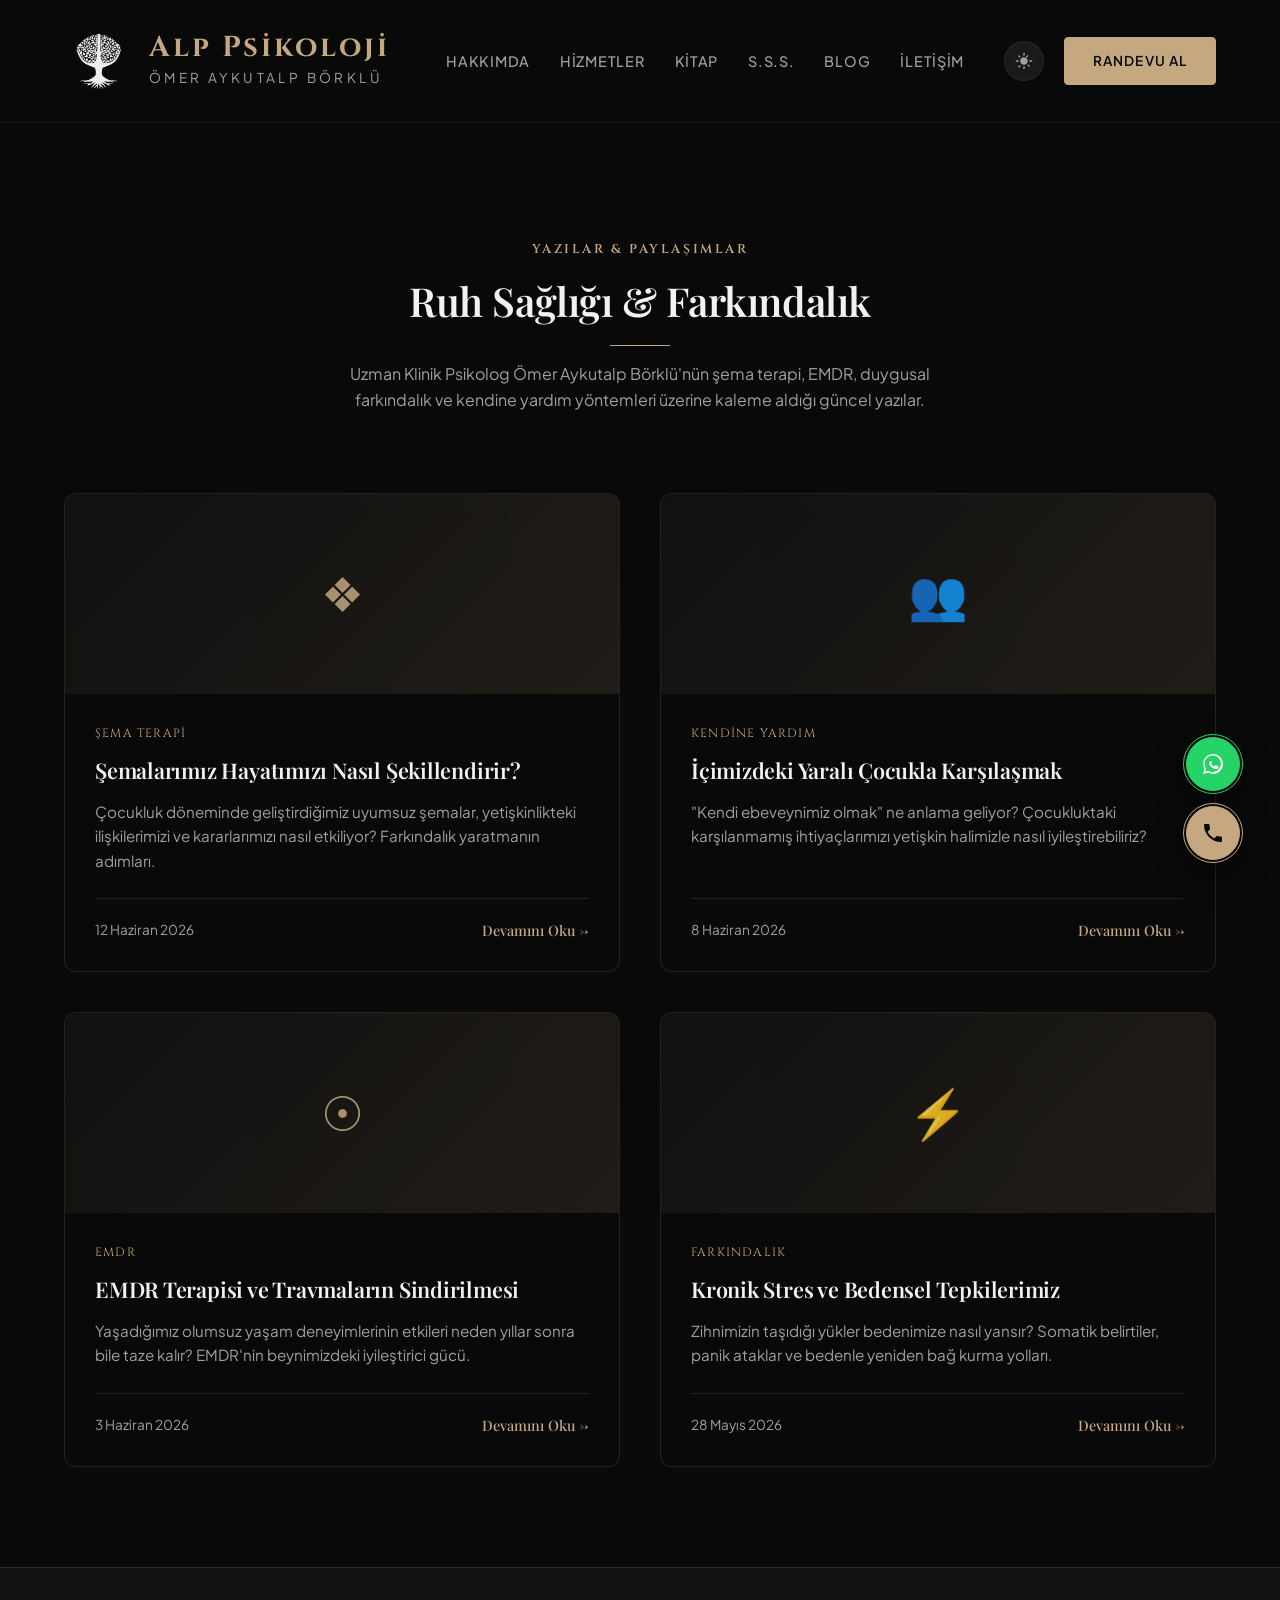
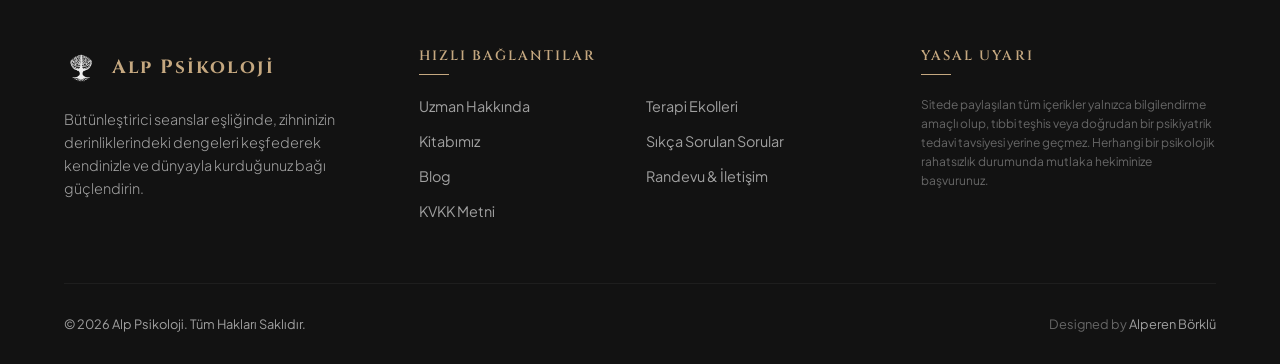
<file: blog/index.html>
<!DOCTYPE html>
<html lang="tr" data-theme="dark">
<head>
    <meta charset="UTF-8">
    <meta name="viewport" content="width=device-width, initial-scale=1.0">
    <title>Blog - Alp Psikoloji | Uzman Klinik Psikolog Ömer Aykutalp Börklü</title>
    <meta name="description" content="Ruh sağlığı, şema terapi, EMDR ve farkındalık üzerine yazılar ve paylaşımlar.">
    <link rel="stylesheet" href="../style.css">
    
    <!-- Google Fonts -->
    <link rel="preconnect" href="https://fonts.googleapis.com">
    <link rel="preconnect" href="https://fonts.gstatic.com" crossorigin>
    <link href="https://fonts.googleapis.com/css2?family=Cinzel:wght@400;600&family=Playfair+Display:ital,wght@0,400..900;1,400..900&family=Plus+Jakarta+Sans:ital,wght@0,200..800;1,200..800&display=swap" rel="stylesheet">
</head>
<body>
    <!-- Preloader Screen -->
    <div id="preloader" class="preloader">
        <div class="preloader-content">
            <div class="preloader-logo-wrapper">
                <img src="../logo-psikolog-aykutalp-börklü.png" alt="Alp Psikoloji Logo" class="preloader-logo">
            </div>
            <div class="preloader-brand">
                <span class="preloader-name">Alp Psikoloji</span>
                <span class="preloader-sub">Ömer Aykutalp Börklü</span>
            </div>
            <div class="preloader-spinner">
                <div class="spinner-dot"></div>
                <div class="spinner-dot"></div>
                <div class="spinner-dot"></div>
            </div>
        </div>
    </div>

    <!-- SVG Icon Sprite Map (Loaded globally) -->
    <svg style="display: none;">
        <symbol id="icon-sun" viewBox="0 0 24 24">
            <path d="M12 7c-2.76 0-5 2.24-5 5s2.24 5 5 5 5-2.24 5-5-2.24-5-5-5zM2 13h2c.55 0 1-.45 1-1s-.45-1-1-1H2c-.55 0-1 .45-1 1s.45 1 1 1zm18 0h2c.55 0 1-.45 1-1s-.45-1-1-1h-2c-.55 0-1 .45-1 1s.45 1 1 1zM11 2v2c0 .55.45 1 1 1s1-.45 1-1V2c0-.55-.45-1-1-1s-1 .45-1 1zm0 18v2c0 .55.45 1 1 1s1-.45 1-1v-2c0-.55-.45-1-1-1s-1 .45-1 1zM5.99 4.58a.996.996 0 0 0-1.41 0c-.39.39-.39 1.03 0 1.41l1.06 1.06c.39.39 1.03.39 1.41 0s.39-1.03 0-1.41L5.99 4.58zm12.37 12.37a.996.996 0 0 0-1.41 0c-.39.39-.39 1.03 0 1.41l1.06 1.06c.39.39 1.03.39 1.41 0a.996.996 0 0 0 0-1.41l-1.06-1.06zm-1.06-10.96c.39-.39.39-1.03 0-1.41a.996.996 0 0 0-1.41 0l-1.06 1.06c-.39.39-.39 1.03 0 1.41s1.03.39 1.41 0l1.06-1.06zM7.05 18.01a.996.996 0 0 0-1.41 0l-1.06 1.06c-.39.39-.39 1.03 0 1.41s1.03.39 1.41 0l1.06-1.06c.39-.38.39-1.02 0-1.41z"/>
        </symbol>
        <symbol id="icon-moon" viewBox="0 0 24 24">
            <path d="M12.3 22c5.07 0 9.27-3.79 9.93-8.73-.1.01-.2.03-.3.03-4.14 0-7.5-3.36-7.5-7.5 0-.71.1-1.4.29-2.05A10.013 10.013 0 0 0 2 12c0 5.52 4.48 10 10 10zm-6-15.39a8.036 8.036 0 0 1 8.52-2.3c-.34.99-.52 2.06-.52 3.19 0 5.25 4.25 9.5 9.5 9.5.47 0 .93-.04 1.39-.1.24 3.65-2.5 6.8-6.19 7.1-3.69.3-7.15-2.1-7.8-5.8-.65-3.7 1.45-7.4 5.1-8.39z"/>
        </symbol>
        <symbol id="icon-close" viewBox="0 0 24 24">
            <path d="M19 6.41L17.59 5 12 10.59 6.41 5 5 6.41 10.59 12 5 17.59 6.41 19 12 13.41 17.59 19 19 17.59 13.41 12z"/>
        </symbol>
        <symbol id="icon-chevron-right" viewBox="0 0 24 24">
            <path d="M10 6L8.59 7.41 13.17 12l-4.58 4.59L10 18l6-6z"/>
        </symbol>
        <symbol id="icon-whatsapp" viewBox="0 0 24 24">
            <path d="M12.04 2c-5.46 0-9.91 4.45-9.91 9.91 0 1.75.46 3.45 1.32 4.95L2.05 22l5.25-1.38c1.45.79 3.08 1.21 4.74 1.21 5.46 0 9.91-4.45 9.91-9.91 0-2.65-1.03-5.14-2.9-7.01A9.816 9.816 0 0 0 12.04 2zm0 18.17c-1.55 0-3.07-.42-4.4-1.2l-.32-.19-3.27.86.87-3.19-.21-.33a8.188 8.188 0 0 1-1.25-4.39c0-4.52 3.68-8.2 8.2-8.2 2.19 0 4.25.85 5.8 2.4 1.55 1.55 2.4 3.61 2.4 5.8 0 4.52-3.68 8.2-8.2 8.2zm4.51-6.17c-.25-.13-1.47-.72-1.69-.81-.23-.08-.39-.13-.56.13-.17.25-.64.81-.79.97-.14.17-.29.19-.54.06-1.12-.56-1.92-1-2.69-2.33-.2-.35.2-.33.58-1.09.06-.13.03-.24-.01-.32-.04-.08-.39-.95-.54-1.3-.15-.35-.3-.3-.41-.3h-.35c-.12 0-.32.04-.49.23-.17.19-.64.63-.64 1.53 0 .9 0 1.76.08 1.95.07.19 1.76 2.68 4.25 3.75.59.26 1.05.41 1.41.52.6.19 1.14.16 1.57.1.48-.07 1.47-.6 1.67-1.18.21-.58.21-1.08.14-1.18-.07-.1-.23-.19-.48-.32z"/>
        </symbol>
        <symbol id="icon-phone" viewBox="0 0 24 24">
            <path d="M6.62 10.79c1.44 2.83 3.76 5.14 6.59 6.59l2.2-2.2c.27-.27.67-.36 1.02-.24 1.12.37 2.33.57 3.57.57.55 0 1 .45 1 1V20c0 .55-.45 1-1 1-9.39 0-17-7.61-17-17 0-.55.45-1 1-1h3.5c.55 0 1 .45 1 1 0 1.25.2 2.45.57 3.57.11.35.03.74-.25 1.02l-2.2 2.2z"/>
        </symbol>
        <symbol id="icon-instagram" viewBox="0 0 24 24">
            <path d="M7.8 2h8.4C19.4 2 22 4.6 22 7.8v8.4a5.8 5.8 0 0 1-5.8 5.8H7.8C4.6 22 2 19.4 2 16.2V7.8A5.8 5.8 0 0 1 7.8 2zm-.2 2A3.6 3.6 0 0 0 4 7.6v8.8A3.6 3.6 0 0 0 7.6 20h8.8a3.6 3.6 0 0 0 3.6-3.6V7.6A3.6 3.6 0 0 0 16.4 4H7.6zm8.9 2.5a1 1 0 1 1 0 2 1 1 0 0 1 0-2zM12 7a5 5 0 1 1 0 10 5 5 0 0 1 0-10zm0 2a3 3 0 1 0 0 6 3 3 0 0 0 0-6z"/>
        </symbol>
        <symbol id="icon-facebook" viewBox="0 0 24 24">
            <path d="M22 12c0-5.52-4.48-10-10-10S2 6.48 2 12c0 4.84 3.44 8.87 8 9.8V15H8v-3h2V9.5C10 7.57 11.57 6 13.5 6H16v3h-2c-.55 0-1 .45-1 1v2h3v3h-3v6.95c4.56-.93 8-4.96 8-9.75z"/>
        </symbol>
        <symbol id="icon-doktortakvimi" viewBox="0 0 24 24">
            <path d="M19 4h-1V2h-2v2H8V2H6v2H5c-1.11 0-1.99.9-1.99 2L3 20c0 1.1.89 2 2 2h14c1.1 0 2-.9 2-2V6c0-1.1-.9-2-2-2zm0 16H5V10h14v10zm-2-7h-5v5h5v-5z"/>
        </symbol>
    </svg>

    <!-- ==========================================================================
       Header / Navigation
       ========================================================================== -->
    <header>
        <div class="container header-container">
            <a href="../index.html" class="logo-link">
                <img src="../logo-psikolog-aykutalp-börklü.png" alt="Alp Psikoloji Logo" class="logo-img logo-dark-theme">
                <img src="../logo-psikolog-aykutalp-börklü-siyah.png" alt="Alp Psikoloji Logo" class="logo-img logo-light-theme">
                <div class="brand-text">
                    <span class="brand-name">Alp Psikoloji</span>
                    <span class="brand-sub">Ömer Aykutalp Börklü</span>
                </div>
            </a>
            
            <nav>
                <ul class="nav-list">
                    <li><a href="../index.html#about" class="nav-link">Hakkımda</a></li>
                    <li><a href="../index.html#services" class="nav-link">Hizmetler</a></li>
                    <li><a href="../index.html#book" class="nav-link">Kitap</a></li>
                    <li><a href="../index.html#faq" class="nav-link">S.S.S.</a></li>
                    <li><a href="index.html" class="nav-link active">Blog</a></li>
                    <li><a href="../index.html#contact" class="nav-link">İletişim</a></li>
                </ul>
                <div class="nav-actions">
                    <button class="theme-toggle" id="theme-toggle" aria-label="Temayı Değiştir">
                        <svg class="theme-icon"><use href="#icon-sun"></use></svg>
                    </button>
                    <a href="https://www.doktortakvimi.com/omer-aykutalp-borklu/psikoloji/ankara" target="_blank" class="btn btn-primary">Randevu Al</a>
                </div>
            </nav>
            
            <!-- Burger Menu for Mobile -->
            <div class="burger-menu" id="burger-menu" aria-label="Menüyü Aç">
                <div class="burger-bar"></div>
                <div class="burger-bar"></div>
                <div class="burger-bar"></div>
            </div>
        </div>
    </header>

    <!-- Mobile Nav Drawer Overlay -->
    <div class="mobile-nav-overlay" id="mobile-nav">
        <ul class="mobile-nav-list">
            <li><a href="../index.html#about" class="mobile-nav-link">Hakkımda</a></li>
            <li><a href="../index.html#services" class="mobile-nav-link">Hizmetler</a></li>
            <li><a href="../index.html#book" class="mobile-nav-link">Kitap</a></li>
            <li><a href="../index.html#faq" class="mobile-nav-link">Sıkça Sorulan Sorular</a></li>
            <li><a href="index.html" class="mobile-nav-link active">Blog</a></li>
            <li><a href="../index.html#contact" class="mobile-nav-link">İletişim</a></li>
        </ul>
        <a href="https://www.doktortakvimi.com/omer-aykutalp-borklu/psikoloji/ankara" target="_blank" class="btn btn-primary" style="width: 100%;">Randevu Al</a>
    </div>

    <main style="padding-top: 140px;">
        <!-- ==========================================================================
           Blog Section
           ========================================================================== -->
        <section id="blog" class="blog-section" style="border-top: none; background-color: transparent;">
            <div class="container">
                <div class="section-header reveal">
                    <span class="section-subtitle">Yazılar & Paylaşımlar</span>
                    <h2 class="section-title">Ruh Sağlığı & Farkındalık</h2>
                    <p style="text-align: center; max-width: 600px; margin: 15px auto 0; color: var(--text-secondary); line-height: 1.6;">
                        Uzman Klinik Psikolog Ömer Aykutalp Börklü'nün şema terapi, EMDR, duygusal farkındalık ve kendine yardım yöntemleri üzerine kaleme aldığı güncel yazılar.
                    </p>
                </div>

                <div class="blog-grid reveal" style="margin-top: 40px;">
                    <!-- Blog Card 1 -->
                    <article class="blog-card">
                        <div class="blog-card-img-wrapper">
                            <div class="blog-card-placeholder-img" style="background: linear-gradient(135deg, var(--bg-secondary) 0%, var(--border-color) 100%); width: 100%; height: 200px; display: flex; align-items: center; justify-content: center; font-size: 3rem; color: var(--accent-gold); opacity: 0.85;">❖</div>
                        </div>
                        <div class="blog-card-body">
                            <span class="blog-card-category">Şema Terapi</span>
                            <h3 class="blog-card-title">Şemalarımız Hayatımızı Nasıl Şekillendirir?</h3>
                            <p class="blog-card-excerpt">Çocukluk döneminde geliştirdiğimiz uyumsuz şemalar, yetişkinlikteki ilişkilerimizi ve kararlarımızı nasıl etkiliyor? Farkındalık yaratmanın adımları.</p>
                            <div class="blog-card-footer">
                                <span class="blog-card-date">12 Haziran 2026</span>
                                <button class="blog-card-btn" data-post-id="1">Devamını Oku →</button>
                            </div>
                        </div>
                    </article>

                    <!-- Blog Card 2 -->
                    <article class="blog-card">
                        <div class="blog-card-img-wrapper">
                            <div class="blog-card-placeholder-img" style="background: linear-gradient(135deg, var(--bg-secondary) 0%, var(--border-color) 100%); width: 100%; height: 200px; display: flex; align-items: center; justify-content: center; font-size: 3rem; color: var(--accent-gold); opacity: 0.85;">👥</div>
                        </div>
                        <div class="blog-card-body">
                            <span class="blog-card-category">Kendine Yardım</span>
                            <h3 class="blog-card-title">İçimizdeki Yaralı Çocukla Karşılaşmak</h3>
                            <p class="blog-card-excerpt">"Kendi ebeveynimiz olmak" ne anlama geliyor? Çocukluktaki karşılanmamış ihtiyaçlarımızı yetişkin halimizle nasıl iyileştirebiliriz?</p>
                            <div class="blog-card-footer">
                                <span class="blog-card-date">8 Haziran 2026</span>
                                <button class="blog-card-btn" data-post-id="2">Devamını Oku →</button>
                            </div>
                        </div>
                    </article>

                    <!-- Blog Card 3 -->
                    <article class="blog-card">
                        <div class="blog-card-img-wrapper">
                            <div class="blog-card-placeholder-img" style="background: linear-gradient(135deg, var(--bg-secondary) 0%, var(--border-color) 100%); width: 100%; height: 200px; display: flex; align-items: center; justify-content: center; font-size: 3rem; color: var(--accent-gold); opacity: 0.85;">☉</div>
                        </div>
                        <div class="blog-card-body">
                            <span class="blog-card-category">EMDR</span>
                            <h3 class="blog-card-title">EMDR Terapisi ve Travmaların Sindirilmesi</h3>
                            <p class="blog-card-excerpt">Yaşadığımız olumsuz yaşam deneyimlerinin etkileri neden yıllar sonra bile taze kalır? EMDR'nin beynimizdeki iyileştirici gücü.</p>
                            <div class="blog-card-footer">
                                <span class="blog-card-date">3 Haziran 2026</span>
                                <button class="blog-card-btn" data-post-id="3">Devamını Oku →</button>
                            </div>
                        </div>
                    </article>

                    <!-- Blog Card 4 -->
                    <article class="blog-card">
                        <div class="blog-card-img-wrapper">
                            <div class="blog-card-placeholder-img" style="background: linear-gradient(135deg, var(--bg-secondary) 0%, var(--border-color) 100%); width: 100%; height: 200px; display: flex; align-items: center; justify-content: center; font-size: 3rem; color: var(--accent-gold); opacity: 0.85;">⚡</div>
                        </div>
                        <div class="blog-card-body">
                            <span class="blog-card-category">Farkındalık</span>
                            <h3 class="blog-card-title">Kronik Stres ve Bedensel Tepkilerimiz</h3>
                            <p class="blog-card-excerpt">Zihnimizin taşıdığı yükler bedenimize nasıl yansır? Somatik belirtiler, panik ataklar ve bedenle yeniden bağ kurma yolları.</p>
                            <div class="blog-card-footer">
                                <span class="blog-card-date">28 Mayıs 2026</span>
                                <button class="blog-card-btn" data-post-id="4">Devamını Oku →</button>
                            </div>
                        </div>
                    </article>
                </div>
            </div>
        </section>
    </main>

    <!-- ==========================================================================
       Footer
       ========================================================================== -->
    <footer>
        <div class="container footer-grid">
            <div class="footer-col">
                <div class="footer-logo">
                    <img src="../logo-psikolog-aykutalp-börklü.png" alt="Alp Psikoloji Logo" class="footer-logo-img logo-dark-theme">
                    <img src="../logo-psikolog-aykutalp-börklü-siyah.png" alt="Alp Psikoloji Logo" class="footer-logo-img logo-light-theme">
                    <span class="brand-name" style="font-size: 1.2rem;">Alp Psikoloji</span>
                </div>
                <p class="footer-desc">Bütünleştirici seanslar eşliğinde, zihninizin derinliklerindeki dengeleri keşfederek kendinizle ve dünyayla kurduğunuz bağı güçlendirin.</p>
            </div>
            
            <div class="footer-col">
                <h4 class="footer-title">Hızlı Bağlantılar</h4>
                <div class="footer-links">
                    <a href="../index.html#about">Uzman Hakkında</a>
                    <a href="../index.html#services">Terapi Ekolleri</a>
                    <a href="../index.html#book">Kitabımız</a>
                    <a href="../index.html#faq">Sıkça Sorulan Sorular</a>
                    <a href="index.html" class="active">Blog</a>
                    <a href="../index.html#contact">Randevu & İletişim</a>
                    <a href="#" class="open-kvkk-modal">KVKK Metni</a>
                </div>
            </div>
            
            <div class="footer-col">
                <h4 class="footer-title">Yasal Uyarı</h4>
                <p class="footer-legal-notice">Sitede paylaşılan tüm içerikler yalnızca bilgilendirme amaçlı olup, tıbbi teşhis veya doğrudan bir psikiyatrik tedavi tavsiyesi yerine geçmez. Herhangi bir psikolojik rahatsızlık durumunda mutlaka hekiminize başvurunuz.</p>
            </div>
        </div>
        
        <div class="container footer-bottom">
            <p class="copyright">&copy; 2026 Alp Psikoloji. Tüm Hakları Saklıdır.</p>
            <p class="developer-credit">Designed by <a href="https://alperenborklu.com" target="_blank">Alperen Börklü</a></p>
        </div>
    </footer>

    <!-- ==========================================================================
       Interactive Modals
       ========================================================================== -->

    <!-- Modal 3: KVKK Aydınlatma Metni -->
    <div class="modal-overlay" id="kvkk-modal">
        <div class="modal-box" style="max-width: 650px;">
            <button class="modal-close-btn" aria-label="Kapat"><svg><use href="#icon-close"></use></svg></button>
            <div class="modal-body">
                <div class="detail-modal-header">
                    <span class="detail-modal-tag">Yasal Bilgilendirme</span>
                    <h3 class="detail-modal-title">KVKK Aydınlatma Metni</h3>
                </div>
                <div class="detail-modal-content" style="font-size: 0.9rem; line-height: 1.6; color: var(--text-secondary); display: flex; flex-direction: column; gap: 15px;">
                    <p><strong>Veri Sorumlusu:</strong> Alp Psikoloji - Uzman Klinik Psikolog Ömer Aykutalp Börklü</p>
                    <p>6698 sayılı Kişisel Verilerin Korunması Kanunu ("KVKK") uyarınca, kişisel verileriniz veri sorumlusu sıfatıyla tarafımızca aşağıda açıklanan kapsamda işlenebilecektir.</p>
                    
                    <h4 style="font-family: var(--font-heading); margin-top: 10px; color: var(--accent-gold); font-size: 1.1rem;">1. Kişisel Verilerin İşlenme Amacı</h4>
                    <p>Toplanan kişisel verileriniz (ad-soyad, telefon, e-posta, talep edilen hizmet ve (varsa) mesajınız); randevu talebinizin oluşturulması, terapi süreçlerinin planlanması, iletişim faaliyetlerinin yürütülmesi ve yasal yükümlülüklerin yerine getirilmesi amaçlarıyla işlenmektedir.</p>
                    
                    <h4 style="font-family: var(--font-heading); margin-top: 10px; color: var(--accent-gold); font-size: 1.1rem;">2. Kişisel Verilerin Aktarılması</h4>
                    <p>Kişisel verileriniz, herhangi bir üçüncü şahsa veya kuruma ticari amaçla aktarılmamakta olup; yalnızca yasal mevzuat uyarınca yetkili resmi kurum ve kuruluşlara, hukuki yükümlülüklerimizi yerine getirmek amacıyla aktarılabilecektir.</p>
                    
                    <h4 style="font-family: var(--font-heading); margin-top: 10px; color: var(--accent-gold); font-size: 1.1rem;">3. Veri Sahibi Olarak Haklarınız</h4>
                    <p>KVKK'nın 11. maddesi kapsamında, kişisel verilerinizin işlenip işlenmediğini öğrenme, işlenmişse buna ilişkin bilgi talep etme, kişisel verilerinizin eksik veya yanlış işlenmiş olması hâlinde bunların düzeltilmesini isteme ve verilerinizin silinmesini talep etme haklarına sahipsiniz. Haklarınızı kullanmak için kliniğimizle doğrudan iletişime geçebilirsiniz.</p>
                </div>
            </div>
        </div>
    </div>

    <!-- Modal 2: Multi-step Appointment Booking Wizard -->
    <div class="modal-overlay" id="booking-modal">
        <div class="modal-box" style="max-width: 650px;">
            <button class="modal-close-btn" aria-label="Kapat"><svg><use href="#icon-close"></use></svg></button>
            <div class="modal-body">
                <div class="wizard-header">
                    <h3 class="wizard-title" style="font-family: var(--font-branding); font-size: 1.4rem; color: var(--accent-gold); letter-spacing: 0.05em; text-align: center;">Randevu Talep Sistemi</h3>
                </div>
                
                <div class="wizard-steps-indicator">
                    <div class="wizard-step-indicator-item active">1</div>
                    <div class="wizard-step-indicator-item">2</div>
                    <div class="wizard-step-indicator-item">3</div>
                    <div class="wizard-step-indicator-item">✓</div>
                </div>

                <!-- Step 1 Pane -->
                <div class="wizard-pane active">
                    <h4 class="wizard-title">Hizmet Seçimi</h4>
                    <p class="wizard-desc">Lütfen danışmanlık talep ettiğiniz ana alanı seçiniz.</p>
                    <div class="wizard-card-grid">
                        <div class="wizard-card-option" data-service="Yetişkin Terapisi">
                            <span class="wizard-card-icon">❖</span>
                            <span class="wizard-card-title">Yetişkin Terapisi</span>
                        </div>
                        <div class="wizard-card-option" data-service="Aile & Çift Danışmanlığı">
                            <span class="wizard-card-icon">👥</span>
                            <span class="wizard-card-title">Çift Danışmanlığı</span>
                        </div>
                        <div class="wizard-card-option" data-service="Çocuk-Ergen Danışmanlığı">
                            <span class="wizard-card-icon">👦</span>
                            <span class="wizard-card-title">Çocuk-Ergen</span>
                        </div>
                        <div class="wizard-card-option" data-service="EMDR Terapisi">
                            <span class="wizard-card-icon">☉</span>
                            <span class="wizard-card-title">EMDR Terapisi</span>
                        </div>
                    </div>
                </div>

                <!-- Step 2 Pane -->
                <div class="wizard-pane">
                    <h4 class="wizard-title">Tarih ve Saat Tercihi</h4>
                    <p class="wizard-desc">Seans için uygun olduğunuz tahmini zaman dilimini belirleyiniz.</p>
                    <div class="contact-form" style="grid-template-columns: 1fr; gap: 20px;">
                        <div class="input-box">
                            <label for="book-date">Tercih Edilen Gün (Salı - Cumartesi)</label>
                            <input type="date" id="book-date" class="form-input">
                        </div>
                        <div class="input-box">
                            <label for="book-time">Tercih Edilen Saat Dilimi</label>
                            <select id="book-time" class="form-select">
                                <option value="" disabled selected>Saat Dilimi Seçiniz</option>
                                <option value="10:00 - 12:00">Öğleden Önce (10:00 - 12:00)</option>
                                <option value="12:00 - 14:00">Öğle Arası (12:00 - 14:00)</option>
                                <option value="14:00 - 16:00">Öğleden Sonra (14:00 - 16:00)</option>
                                <option value="16:00 - 19:00">Akşamüstü (16:00 - 19:00)</option>
                            </select>
                        </div>
                    </div>
                </div>

                <!-- Step 3 Pane -->
                <div class="wizard-pane">
                    <h4 class="wizard-title">İletişim Bilgileri</h4>
                    <p class="wizard-desc">Size ulaşabilmemiz ve randevunuzu onaylayabilmemiz için bilgilerinizi giriniz.</p>
                    <div class="contact-form" style="gap: 16px;">
                        <div class="input-box">
                            <label for="book-name">Adınız Soyadınız</label>
                            <input type="text" id="book-name" class="form-input" required placeholder="Adınız Soyadınız">
                        </div>
                        <div class="input-box">
                            <label for="book-phone">Telefon Numaranız</label>
                            <input type="tel" id="book-phone" class="form-input" required placeholder="Telefon Numaranız">
                        </div>
                        <div class="input-box form-full-width">
                            <label for="book-email">E-posta Adresiniz</label>
                            <input type="email" id="book-email" class="form-input" required placeholder="E-posta Adresiniz">
                        </div>
                        <div class="input-box form-full-width">
                            <label for="book-notes">Eklemek İstediğiniz Not (Opsiyonel)</label>
                            <textarea id="book-notes" class="form-textarea" placeholder="Talebinizle ilgili ek notunuz..."></textarea>
                        </div>
                        <div class="input-box form-full-width checkbox-box" style="flex-direction: row; align-items: center; gap: 10px; margin-top: 10px;">
                            <input type="checkbox" id="book-kvkk" required style="width: 18px; height: 18px; accent-color: var(--accent-gold); cursor: pointer;">
                            <label for="book-kvkk" style="text-transform: none; font-size: 0.85rem; font-weight: 400; cursor: pointer; color: var(--text-secondary);">
                                <a href="#" class="open-kvkk-modal" style="text-decoration: underline; color: var(--accent-gold);">KVKK Aydınlatma Metni</a>'ni okudum ve kabul ediyorum.
                            </label>
                        </div>
                    </div>
                </div>

                <!-- Step 4 Pane -->
                <div class="wizard-pane" style="text-align: center; padding: 20px 0;">
                    <div style="font-size: 4rem; color: var(--accent-gold); margin-bottom: 20px;">✓</div>
                    <h4 class="wizard-title">Talebiniz Başarıyla Alındı!</h4>
                    <p class="wizard-desc">Randevu ön talebiniz asistanımıza iletilmiştir. Bilgileriniz kontrol edilerek en kısa sürede telefon veya WhatsApp üzerinden onay için sizinle iletişime geçilecektir.</p>
                    
                    <div style="background-color: var(--bg-primary); border: 1px solid var(--border-color); padding: 20px; border-radius: var(--border-radius-md); text-align: left; max-width: 400px; margin: 0 auto 10px;">
                        <p style="font-size: 0.85rem; margin-bottom: 8px;"><strong>Hizmet:</strong> <span id="summary-service" style="color: var(--accent-gold);"></span></p>
                        <p style="font-size: 0.85rem;"><strong>Tercih Edilen Zaman:</strong> <span id="summary-datetime" style="color: var(--accent-gold);"></span></p>
                    </div>
                </div>

                <!-- Wizard Navigation Footer Buttons -->
                <div class="wizard-footer-buttons">
                    <button class="btn btn-secondary" id="wizard-prev">Geri</button>
                    <button class="btn btn-primary" id="wizard-next">İleri</button>
                </div>
            </div>
        </div>
    </div>

    <!-- Modal 4: Blog Post Reader -->
    <div class="modal-overlay" id="blog-modal">
        <div class="modal-box" style="max-width: 750px;">
            <button class="modal-close-btn" aria-label="Kapat"><svg><use href="#icon-close"></use></svg></button>
            <div class="modal-body">
                <div class="blog-modal-header" style="margin-bottom: 20px;">
                    <span class="blog-modal-category" style="font-family: var(--font-branding); font-size: 0.8rem; letter-spacing: 0.1em; color: var(--accent-gold); text-transform: uppercase;">Kategori</span>
                    <h3 class="blog-modal-title" style="font-family: var(--font-heading); font-size: 1.8rem; margin-top: 5px; margin-bottom: 10px; color: var(--text-primary); border-bottom: 1px solid var(--border-color); padding-bottom: 15px;">Başlık</h3>
                    <span class="blog-modal-date" style="font-size: 0.8rem; color: var(--text-secondary); display: block; margin-top: 5px;">Tarih</span>
                </div>
                <div class="blog-modal-content" style="font-size: 1rem; line-height: 1.8; color: var(--text-secondary); display: flex; flex-direction: column; gap: 15px; max-height: 60vh; overflow-y: auto; padding-right: 10px;">
                    <!-- Dynamic Blog Content Filled from script.js -->
                </div>
            </div>
        </div>
    </div>

    <!-- ==========================================================================
       Floating Action Buttons (Direct Call & WhatsApp)
       ========================================================================== -->
    <div class="floating-actions">
        <a href="https://wa.me/905549466329" target="_blank" class="float-btn float-whatsapp" aria-label="WhatsApp ile İletişim">
            <svg><use href="#icon-whatsapp"></use></svg>
        </a>
        <a href="tel:+905549466329" class="float-btn float-phone" aria-label="Telefonla Arayın">
            <svg><use href="#icon-phone"></use></svg>
        </a>
    </div>

    <!-- JS Scripts -->
    <script src="../script.js"></script>
</body>
</html>
</file>
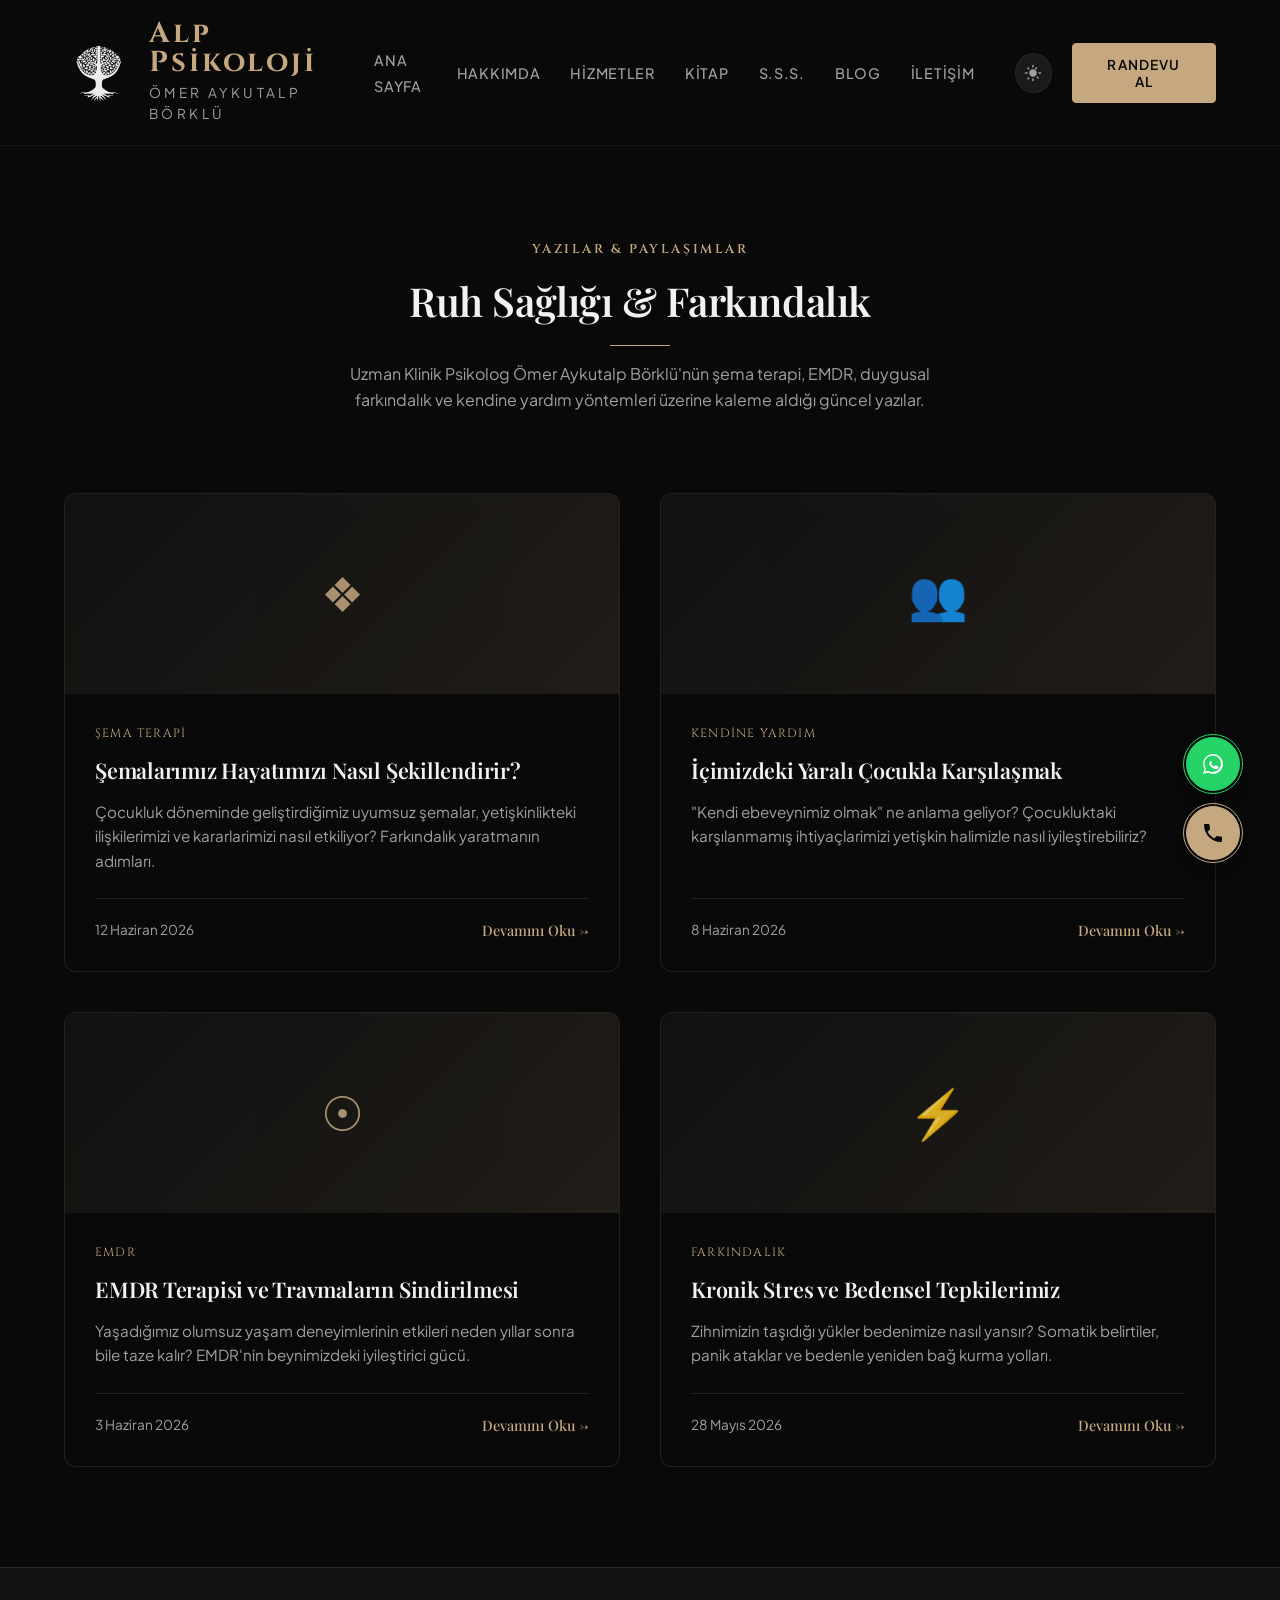
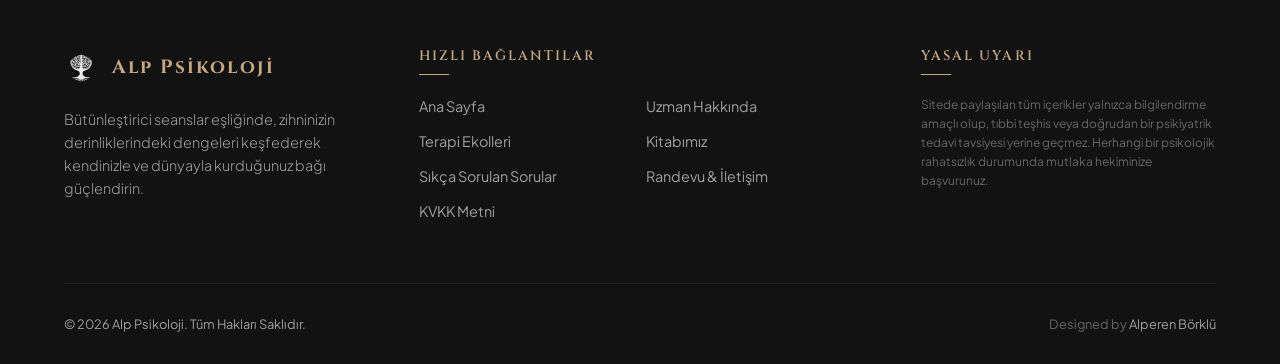
<file: blog.html>
<!DOCTYPE html>
<html lang="tr" data-theme="dark">
<head>
    <meta charset="UTF-8">
    <meta name="viewport" content="width=device-width, initial-scale=1.0">
    <title>Blog - Alp Psikoloji | Uzman Klinik Psikolog Ömer Aykutalp Börklü</title>
    <meta name="description" content="Ruh sağlığı, şema terapi, EMDR ve farkındalık üzerine yazılar ve paylaşımlar.">
    <link rel="stylesheet" href="style.css">
    
    <!-- Google Fonts -->
    <link rel="preconnect" href="https://fonts.googleapis.com">
    <link rel="preconnect" href="https://fonts.gstatic.com" crossorigin>
    <link href="https://fonts.googleapis.com/css2?family=Cinzel:wght@400;600&family=Playfair+Display:ital,wght@0,400..900;1,400..900&family=Plus+Jakarta+Sans:ital,wght@0,200..800;1,200..800&display=swap" rel="stylesheet">
</head>
<body>
    <!-- SVG Icon Sprite Map (Loaded globally) -->
    <svg style="display: none;">
        <symbol id="icon-sun" viewBox="0 0 24 24">
            <path d="M12 7c-2.76 0-5 2.24-5 5s2.24 5 5 5 5-2.24 5-5-2.24-5-5-5zM2 13h2c.55 0 1-.45 1-1s-.45-1-1-1H2c-.55 0-1 .45-1 1s.45 1 1 1zm18 0h2c.55 0 1-.45 1-1s-.45-1-1-1h-2c-.55 0-1 .45-1 1s.45 1 1 1zM11 2v2c0 .55.45 1 1 1s1-.45 1-1V2c0-.55-.45-1-1-1s-1 .45-1 1zm0 18v2c0 .55.45 1 1 1s1-.45 1-1v-2c0-.55-.45-1-1-1s-1 .45-1 1zM5.99 4.58a.996.996 0 0 0-1.41 0c-.39.39-.39 1.03 0 1.41l1.06 1.06c.39.39 1.03.39 1.41 0s.39-1.03 0-1.41L5.99 4.58zm12.37 12.37a.996.996 0 0 0-1.41 0c-.39.39-.39 1.03 0 1.41l1.06 1.06c.39.39 1.03.39 1.41 0a.996.996 0 0 0 0-1.41l-1.06-1.06zm-1.06-10.96c.39-.39.39-1.03 0-1.41a.996.996 0 0 0-1.41 0l-1.06 1.06c-.39.39-.39 1.03 0 1.41s1.03.39 1.41 0l1.06-1.06zM7.05 18.01a.996.996 0 0 0-1.41 0l-1.06 1.06c-.39.39-.39 1.03 0 1.41s1.03.39 1.41 0l1.06-1.06c.39-.38.39-1.02 0-1.41z"/>
        </symbol>
        <symbol id="icon-moon" viewBox="0 0 24 24">
            <path d="M12.3 22c5.07 0 9.27-3.79 9.93-8.73-.1.01-.2.03-.3.03-4.14 0-7.5-3.36-7.5-7.5 0-.71.1-1.4.29-2.05A10.013 10.013 0 0 0 2 12c0 5.52 4.48 10 10 10zm-6-15.39a8.036 8.036 0 0 1 8.52-2.3c-.34.99-.52 2.06-.52 3.19 0 5.25 4.25 9.5 9.5 9.5.47 0 .93-.04 1.39-.1.24 3.65-2.5 6.8-6.19 7.1-3.69.3-7.15-2.1-7.8-5.8-.65-3.7 1.45-7.4 5.1-8.39z"/>
        </symbol>
        <symbol id="icon-close" viewBox="0 0 24 24">
            <path d="M19 6.41L17.59 5 12 10.59 6.41 5 5 6.41 10.59 12 5 17.59 6.41 19 12 13.41 17.59 19 19 17.59 13.41 12z"/>
        </symbol>
        <symbol id="icon-chevron-right" viewBox="0 0 24 24">
            <path d="M10 6L8.59 7.41 13.17 12l-4.58 4.59L10 18l6-6z"/>
        </symbol>
        <symbol id="icon-whatsapp" viewBox="0 0 24 24">
            <path d="M12.04 2c-5.46 0-9.91 4.45-9.91 9.91 0 1.75.46 3.45 1.32 4.95L2.05 22l5.25-1.38c1.45.79 3.08 1.21 4.74 1.21 5.46 0 9.91-4.45 9.91-9.91 0-2.65-1.03-5.14-2.9-7.01A9.816 9.816 0 0 0 12.04 2zm0 18.17c-1.55 0-3.07-.42-4.4-1.2l-.32-.19-3.27.86.87-3.19-.21-.33a8.188 8.188 0 0 1-1.25-4.39c0-4.52 3.68-8.2 8.2-8.2 2.19 0 4.25.85 5.8 2.4 1.55 1.55 2.4 3.61 2.4 5.8 0 4.52-3.68 8.2-8.2 8.2zm4.51-6.17c-.25-.13-1.47-.72-1.69-.81-.23-.08-.39-.13-.56.13-.17.25-.64.81-.79.97-.14.17-.29.19-.54.06-1.12-.56-1.92-1-2.69-2.33-.2-.35.2-.33.58-1.09.06-.13.03-.24-.01-.32-.04-.08-.39-.95-.54-1.3-.15-.35-.3-.3-.41-.3h-.35c-.12 0-.32.04-.49.23-.17.19-.64.63-.64 1.53 0 .9 0 1.76.08 1.95.07.19 1.76 2.68 4.25 3.75.59.26 1.05.41 1.41.52.6.19 1.14.16 1.57.1.48-.07 1.47-.6 1.67-1.18.21-.58.21-1.08.14-1.18-.07-.1-.23-.19-.48-.32z"/>
        </symbol>
        <symbol id="icon-phone" viewBox="0 0 24 24">
            <path d="M6.62 10.79c1.44 2.83 3.76 5.14 6.59 6.59l2.2-2.2c.27-.27.67-.36 1.02-.24 1.12.37 2.33.57 3.57.57.55 0 1 .45 1 1V20c0 .55-.45 1-1 1-9.39 0-17-7.61-17-17 0-.55.45-1 1-1h3.5c.55 0 1 .45 1 1 0 1.25.2 2.45.57 3.57.11.35.03.74-.25 1.02l-2.2 2.2z"/>
        </symbol>
        <symbol id="icon-instagram" viewBox="0 0 24 24">
            <path d="M7.8 2h8.4C19.4 2 22 4.6 22 7.8v8.4a5.8 5.8 0 0 1-5.8 5.8H7.8C4.6 22 2 19.4 2 16.2V7.8A5.8 5.8 0 0 1 7.8 2zm-.2 2A3.6 3.6 0 0 0 4 7.6v8.8A3.6 3.6 0 0 0 7.6 20h8.8a3.6 3.6 0 0 0 3.6-3.6V7.6A3.6 3.6 0 0 0 16.4 4H7.6zm8.9 2.5a1 1 0 1 1 0 2 1 1 0 0 1 0-2zM12 7a5 5 0 1 1 0 10 5 5 0 0 1 0-10zm0 2a3 3 0 1 0 0 6 3 3 0 0 0 0-6z"/>
        </symbol>
        <symbol id="icon-doktortakvimi" viewBox="0 0 24 24">
            <path d="M19 4h-1V2h-2v2H8V2H6v2H5c-1.11 0-1.99.9-1.99 2L3 20c0 1.1.89 2 2 2h14c1.1 0 2-.9 2-2V6c0-1.1-.9-2-2-2zm0 16H5V10h14v10zm-2-7h-5v5h5v-5z"/>
        </symbol>
    </svg>

    <!-- ==========================================================================
       Header / Navigation
       ========================================================================== -->
    <header>
        <div class="container header-container">
            <a href="index.html#home" class="logo-link">
                <img src="logo-psikolog-aykutalp-börklü.png" alt="Alp Psikoloji Logo" class="logo-img logo-dark-theme">
                <img src="logo-psikolog-aykutalp-börklü-siyah.png" alt="Alp Psikoloji Logo" class="logo-img logo-light-theme">
                <div class="brand-text">
                    <span class="brand-name">Alp Psikoloji</span>
                    <span class="brand-sub">Ömer Aykutalp Börklü</span>
                </div>
            </a>
            
            <nav>
                <ul class="nav-list">
                    <li><a href="index.html#home" class="nav-link">Ana Sayfa</a></li>
                    <li><a href="index.html#about" class="nav-link">Hakkımda</a></li>
                    <li><a href="index.html#services" class="nav-link">Hizmetler</a></li>
                    <li><a href="index.html#book" class="nav-link">Kitap</a></li>
                    <li><a href="index.html#faq" class="nav-link">S.S.S.</a></li>
                    <li><a href="blog.html" class="nav-link active">Blog</a></li>
                    <li><a href="index.html#contact" class="nav-link">İletişim</a></li>
                </ul>
                <div class="nav-actions">
                    <button class="theme-toggle" id="theme-toggle" aria-label="Temayı Değiştir">
                        <svg class="theme-icon"><use href="#icon-sun"></use></svg>
                    </button>
                    <button class="btn btn-primary open-booking-wizard">Randevu Al</button>
                </div>
            </nav>
            
            <!-- Burger Menu for Mobile -->
            <div class="burger-menu" id="burger-menu" aria-label="Menüyü Aç">
                <div class="burger-bar"></div>
                <div class="burger-bar"></div>
                <div class="burger-bar"></div>
            </div>
        </div>
    </header>

    <!-- Mobile Nav Drawer Overlay -->
    <div class="mobile-nav-overlay" id="mobile-nav">
        <ul class="mobile-nav-list">
            <li><a href="index.html#home" class="mobile-nav-link">Ana Sayfa</a></li>
            <li><a href="index.html#about" class="mobile-nav-link">Hakkımda</a></li>
            <li><a href="index.html#services" class="mobile-nav-link">Hizmetler</a></li>
            <li><a href="index.html#book" class="mobile-nav-link">Kitap</a></li>
            <li><a href="index.html#faq" class="mobile-nav-link">Sıkça Sorulan Sorular</a></li>
            <li><a href="blog.html" class="mobile-nav-link active">Blog</a></li>
            <li><a href="index.html#contact" class="mobile-nav-link">İletişim</a></li>
        </ul>
        <button class="btn btn-primary open-booking-wizard" style="width: 100%;">Randevu Al</button>
    </div>

    <main style="padding-top: 140px;">
        <!-- ==========================================================================
           Blog Section
           ========================================================================== -->
        <section id="blog" class="blog-section" style="border-top: none; background-color: transparent;">
            <div class="container">
                <div class="section-header reveal">
                    <span class="section-subtitle">Yazılar & Paylaşımlar</span>
                    <h2 class="section-title">Ruh Sağlığı & Farkındalık</h2>
                    <p style="text-align: center; max-width: 600px; margin: 15px auto 0; color: var(--text-secondary); line-height: 1.6;">
                        Uzman Klinik Psikolog Ömer Aykutalp Börklü'nün şema terapi, EMDR, duygusal farkındalık ve kendine yardım yöntemleri üzerine kaleme aldığı güncel yazılar.
                    </p>
                </div>

                <div class="blog-grid reveal" style="margin-top: 40px;">
                    <!-- Blog Card 1 -->
                    <article class="blog-card">
                        <div class="blog-card-img-wrapper">
                            <div class="blog-card-placeholder-img" style="background: linear-gradient(135deg, var(--bg-secondary) 0%, var(--border-color) 100%); width: 100%; height: 200px; display: flex; align-items: center; justify-content: center; font-size: 3rem; color: var(--accent-gold); opacity: 0.85;">❖</div>
                        </div>
                        <div class="blog-card-body">
                            <span class="blog-card-category">Şema Terapi</span>
                            <h3 class="blog-card-title">Şemalarımız Hayatımızı Nasıl Şekillendirir?</h3>
                            <p class="blog-card-excerpt">Çocukluk döneminde geliştirdiğimiz uyumsuz şemalar, yetişkinlikteki ilişkilerimizi ve kararlarimizi nasıl etkiliyor? Farkındalık yaratmanın adımları.</p>
                            <div class="blog-card-footer">
                                <span class="blog-card-date">12 Haziran 2026</span>
                                <button class="blog-card-btn" data-post-id="1">Devamını Oku →</button>
                            </div>
                        </div>
                    </article>

                    <!-- Blog Card 2 -->
                    <article class="blog-card">
                        <div class="blog-card-img-wrapper">
                            <div class="blog-card-placeholder-img" style="background: linear-gradient(135deg, var(--bg-secondary) 0%, var(--border-color) 100%); width: 100%; height: 200px; display: flex; align-items: center; justify-content: center; font-size: 3rem; color: var(--accent-gold); opacity: 0.85;">👥</div>
                        </div>
                        <div class="blog-card-body">
                            <span class="blog-card-category">Kendine Yardım</span>
                            <h3 class="blog-card-title">İçimizdeki Yaralı Çocukla Karşılaşmak</h3>
                            <p class="blog-card-excerpt">"Kendi ebeveynimiz olmak" ne anlama geliyor? Çocukluktaki karşılanmamış ihtiyaçlarimizi yetişkin halimizle nasıl iyileştirebiliriz?</p>
                            <div class="blog-card-footer">
                                <span class="blog-card-date">8 Haziran 2026</span>
                                <button class="blog-card-btn" data-post-id="2">Devamını Oku →</button>
                            </div>
                        </div>
                    </article>

                    <!-- Blog Card 3 -->
                    <article class="blog-card">
                        <div class="blog-card-img-wrapper">
                            <div class="blog-card-placeholder-img" style="background: linear-gradient(135deg, var(--bg-secondary) 0%, var(--border-color) 100%); width: 100%; height: 200px; display: flex; align-items: center; justify-content: center; font-size: 3rem; color: var(--accent-gold); opacity: 0.85;">☉</div>
                        </div>
                        <div class="blog-card-body">
                            <span class="blog-card-category">EMDR</span>
                            <h3 class="blog-card-title">EMDR Terapisi ve Travmaların Sindirilmesi</h3>
                            <p class="blog-card-excerpt">Yaşadığımız olumsuz yaşam deneyimlerinin etkileri neden yıllar sonra bile taze kalır? EMDR'nin beynimizdeki iyileştirici gücü.</p>
                            <div class="blog-card-footer">
                                <span class="blog-card-date">3 Haziran 2026</span>
                                <button class="blog-card-btn" data-post-id="3">Devamını Oku →</button>
                            </div>
                        </div>
                    </article>

                    <!-- Blog Card 4 -->
                    <article class="blog-card">
                        <div class="blog-card-img-wrapper">
                            <div class="blog-card-placeholder-img" style="background: linear-gradient(135deg, var(--bg-secondary) 0%, var(--border-color) 100%); width: 100%; height: 200px; display: flex; align-items: center; justify-content: center; font-size: 3rem; color: var(--accent-gold); opacity: 0.85;">⚡</div>
                        </div>
                        <div class="blog-card-body">
                            <span class="blog-card-category">Farkındalık</span>
                            <h3 class="blog-card-title">Kronik Stres ve Bedensel Tepkilerimiz</h3>
                            <p class="blog-card-excerpt">Zihnimizin taşıdığı yükler bedenimize nasıl yansır? Somatik belirtiler, panik ataklar ve bedenle yeniden bağ kurma yolları.</p>
                            <div class="blog-card-footer">
                                <span class="blog-card-date">28 Mayıs 2026</span>
                                <button class="blog-card-btn" data-post-id="4">Devamını Oku →</button>
                            </div>
                        </div>
                    </article>
                </div>
            </div>
        </section>
    </main>

    <!-- ==========================================================================
       Footer
       ========================================================================== -->
    <footer>
        <div class="container footer-grid">
            <div class="footer-col">
                <div class="footer-logo">
                    <img src="logo-psikolog-aykutalp-börklü.png" alt="Alp Psikoloji Logo" class="footer-logo-img logo-dark-theme">
                    <img src="logo-psikolog-aykutalp-börklü-siyah.png" alt="Alp Psikoloji Logo" class="footer-logo-img logo-light-theme">
                    <span class="brand-name" style="font-size: 1.2rem;">Alp Psikoloji</span>
                </div>
                <p class="footer-desc">Bütünleştirici seanslar eşliğinde, zihninizin derinliklerindeki dengeleri keşfederek kendinizle ve dünyayla kurduğunuz bağı güçlendirin.</p>
            </div>
            
            <div class="footer-col">
                <h4 class="footer-title">Hızlı Bağlantılar</h4>
                <div class="footer-links">
                    <a href="index.html#home">Ana Sayfa</a>
                    <a href="index.html#about">Uzman Hakkında</a>
                    <a href="index.html#services">Terapi Ekolleri</a>
                    <a href="index.html#book">Kitabımız</a>
                    <a href="index.html#faq">Sıkça Sorulan Sorular</a>
                    <a href="index.html#contact">Randevu & İletişim</a>
                    <a href="#" class="open-kvkk-modal">KVKK Metni</a>
                </div>
            </div>
            
            <div class="footer-col">
                <h4 class="footer-title">Yasal Uyarı</h4>
                <p class="footer-legal-notice">Sitede paylaşılan tüm içerikler yalnızca bilgilendirme amaçlı olup, tıbbi teşhis veya doğrudan bir psikiyatrik tedavi tavsiyesi yerine geçmez. Herhangi bir psikolojik rahatsızlık durumunda mutlaka hekiminize başvurunuz.</p>
            </div>
        </div>
        
        <div class="container footer-bottom">
            <p class="copyright">&copy; 2026 Alp Psikoloji. Tüm Hakları Saklıdır.</p>
            <p class="developer-credit">Designed by <a href="https://alperenborklu.com" target="_blank">Alperen Börklü</a></p>
        </div>
    </footer>

    <!-- ==========================================================================
       Interactive Modals
       ========================================================================== -->

    <!-- Modal 3: KVKK Aydınlatma Metni -->
    <div class="modal-overlay" id="kvkk-modal">
        <div class="modal-box" style="max-width: 650px;">
            <button class="modal-close-btn" aria-label="Kapat"><svg><use href="#icon-close"></use></svg></button>
            <div class="modal-body">
                <div class="detail-modal-header">
                    <span class="detail-modal-tag">Yasal Bilgilendirme</span>
                    <h3 class="detail-modal-title">KVKK Aydınlatma Metni</h3>
                </div>
                <div class="detail-modal-content" style="font-size: 0.9rem; line-height: 1.6; color: var(--text-secondary); display: flex; flex-direction: column; gap: 15px;">
                    <p><strong>Veri Sorumlusu:</strong> Alp Psikoloji - Uzman Klinik Psikolog Ömer Aykutalp Börklü</p>
                    <p>6698 sayılı Kişisel Verilerin Korunması Kanunu ("KVKK") uyarınca, kişisel verileriniz veri sorumlusu sıfatıyla tarafımızca aşağıda açıklanan kapsamda işlenebilecektir.</p>
                    
                    <h4 style="font-family: var(--font-heading); margin-top: 10px; color: var(--accent-gold); font-size: 1.1rem;">1. Kişisel Verilerin İşlenme Amacı</h4>
                    <p>Toplanan kişisel verileriniz (ad-soyad, telefon, e-posta, talep edilen hizmet ve (varsa) mesajınız); randevu talebinizin oluşturulması, terapi süreçlerinin planlanması, iletişim faaliyetlerinin yürütülmesi ve yasal yükümlülüklerin yerine getirilmesi amaçlarıyla işlenmektedir.</p>
                    
                    <h4 style="font-family: var(--font-heading); margin-top: 10px; color: var(--accent-gold); font-size: 1.1rem;">2. Kişisel Verilerin Aktarılması</h4>
                    <p>Kişisel verileriniz, herhangi bir üçüncü şahsa veya kuruma ticari amaçla aktarılmamakta olup; yalnızca yasal mevzuat uyarınca yetkili resmi kurum ve kuruluşlara, hukuki yükümlülüklerimizi yerine getirmek amacıyla aktarılabilecektir.</p>
                    
                    <h4 style="font-family: var(--font-heading); margin-top: 10px; color: var(--accent-gold); font-size: 1.1rem;">3. Veri Sahibi Olarak Haklarınız</h4>
                    <p>KVKK'nın 11. maddesi kapsamında, kişisel verilerinizin işlenip işlenmediğini öğrenme, işlenmişse buna ilişkin bilgi talep etme, kişisel verilerinizin eksik veya yanlış işlenmiş olması hâlinde bunların düzeltilmesini isteme ve verilerinizin silinmesini talep etme haklarına sahipsiniz. Haklarınızı kullanmak için kliniğimizle doğrudan iletişime geçebilirsiniz.</p>
                </div>
            </div>
        </div>
    </div>

    <!-- Modal 2: Multi-step Appointment Booking Wizard -->
    <div class="modal-overlay" id="booking-modal">
        <div class="modal-box" style="max-width: 650px;">
            <button class="modal-close-btn" aria-label="Kapat"><svg><use href="#icon-close"></use></svg></button>
            <div class="modal-body">
                <div class="wizard-header">
                    <h3 class="wizard-title" style="font-family: var(--font-branding); font-size: 1.4rem; color: var(--accent-gold); letter-spacing: 0.05em; text-align: center;">Randevu Talep Sistemi</h3>
                </div>
                
                <div class="wizard-steps-indicator">
                    <div class="wizard-step-indicator-item active">1</div>
                    <div class="wizard-step-indicator-item">2</div>
                    <div class="wizard-step-indicator-item">3</div>
                    <div class="wizard-step-indicator-item">✓</div>
                </div>

                <!-- Step 1 Pane -->
                <div class="wizard-pane active">
                    <h4 class="wizard-title">Hizmet Seçimi</h4>
                    <p class="wizard-desc">Lütfen danışmanlık talep ettiğiniz ana alanı seçiniz.</p>
                    <div class="wizard-card-grid">
                        <div class="wizard-card-option" data-service="Yetişkin Terapisi">
                            <span class="wizard-card-icon">❖</span>
                            <span class="wizard-card-title">Yetişkin Terapisi</span>
                        </div>
                        <div class="wizard-card-option" data-service="Aile & Çift Danışmanlığı">
                            <span class="wizard-card-icon">👥</span>
                            <span class="wizard-card-title">Çift Danışmanlığı</span>
                        </div>
                        <div class="wizard-card-option" data-service="Çocuk-Ergen Danışmanlığı">
                            <span class="wizard-card-icon">👦</span>
                            <span class="wizard-card-title">Çocuk-Ergen</span>
                        </div>
                        <div class="wizard-card-option" data-service="EMDR Terapisi">
                            <span class="wizard-card-icon">☉</span>
                            <span class="wizard-card-title">EMDR Terapisi</span>
                        </div>
                    </div>
                </div>

                <!-- Step 2 Pane -->
                <div class="wizard-pane">
                    <h4 class="wizard-title">Tarih ve Saat Tercihi</h4>
                    <p class="wizard-desc">Seans için uygun olduğunuz tahmini zaman dilimini belirleyiniz.</p>
                    <div class="contact-form" style="grid-template-columns: 1fr; gap: 20px;">
                        <div class="input-box">
                            <label for="book-date">Tercih Edilen Gün (Salı - Cumartesi)</label>
                            <input type="date" id="book-date" class="form-input">
                        </div>
                        <div class="input-box">
                            <label for="book-time">Tercih Edilen Saat Dilimi</label>
                            <select id="book-time" class="form-select">
                                <option value="" disabled selected>Saat Dilimi Seçiniz</option>
                                <option value="10:00 - 12:00">Öğleden Önce (10:00 - 12:00)</option>
                                <option value="12:00 - 14:00">Öğle Arası (12:00 - 14:00)</option>
                                <option value="14:00 - 16:00">Öğleden Sonra (14:00 - 16:00)</option>
                                <option value="16:00 - 19:00">Akşamüstü (16:00 - 19:00)</option>
                            </select>
                        </div>
                    </div>
                </div>

                <!-- Step 3 Pane -->
                <div class="wizard-pane">
                    <h4 class="wizard-title">İletişim Bilgileri</h4>
                    <p class="wizard-desc">Size ulaşabilmemiz ve randevunuzu onaylayabilmemiz için bilgilerinizi giriniz.</p>
                    <div class="contact-form" style="gap: 16px;">
                        <div class="input-box">
                            <label for="book-name">Adınız Soyadınız</label>
                            <input type="text" id="book-name" class="form-input" required placeholder="Adınız Soyadınız">
                        </div>
                        <div class="input-box">
                            <label for="book-phone">Telefon Numaranız</label>
                            <input type="tel" id="book-phone" class="form-input" required placeholder="Telefon Numaranız">
                        </div>
                        <div class="input-box form-full-width">
                            <label for="book-email">E-posta Adresiniz</label>
                            <input type="email" id="book-email" class="form-input" required placeholder="E-posta Adresiniz">
                        </div>
                        <div class="input-box form-full-width">
                            <label for="book-notes">Eklemek İstediğiniz Not (Opsiyonel)</label>
                            <textarea id="book-notes" class="form-textarea" placeholder="Talebinizle ilgili ek notunuz..."></textarea>
                        </div>
                        <div class="input-box form-full-width checkbox-box" style="flex-direction: row; align-items: center; gap: 10px; margin-top: 10px;">
                            <input type="checkbox" id="book-kvkk" required style="width: 18px; height: 18px; accent-color: var(--accent-gold); cursor: pointer;">
                            <label for="book-kvkk" style="text-transform: none; font-size: 0.85rem; font-weight: 400; cursor: pointer; color: var(--text-secondary);">
                                <a href="#" class="open-kvkk-modal" style="text-decoration: underline; color: var(--accent-gold);">KVKK Aydınlatma Metni</a>'ni okudum ve kabul ediyorum.
                            </label>
                        </div>
                    </div>
                </div>

                <!-- Step 4 Pane -->
                <div class="wizard-pane" style="text-align: center; padding: 20px 0;">
                    <div style="font-size: 4rem; color: var(--accent-gold); margin-bottom: 20px;">✓</div>
                    <h4 class="wizard-title">Talebiniz Başarıyla Alındı!</h4>
                    <p class="wizard-desc">Randevu ön talebiniz asistanımıza iletilmiştir. Bilgileriniz kontrol edilerek en kısa sürede telefon veya WhatsApp üzerinden onay için sizinle iletişime geçilecektir.</p>
                    
                    <div style="background-color: var(--bg-primary); border: 1px solid var(--border-color); padding: 20px; border-radius: var(--border-radius-md); text-align: left; max-width: 400px; margin: 0 auto 10px;">
                        <p style="font-size: 0.85rem; margin-bottom: 8px;"><strong>Hizmet:</strong> <span id="summary-service" style="color: var(--accent-gold);"></span></p>
                        <p style="font-size: 0.85rem;"><strong>Tercih Edilen Zaman:</strong> <span id="summary-datetime" style="color: var(--accent-gold);"></span></p>
                    </div>
                </div>

                <!-- Wizard Navigation Footer Buttons -->
                <div class="wizard-footer-buttons">
                    <button class="btn btn-secondary" id="wizard-prev">Geri</button>
                    <button class="btn btn-primary" id="wizard-next">İleri</button>
                </div>
            </div>
        </div>
    </div>

    <!-- Modal 4: Blog Post Reader -->
    <div class="modal-overlay" id="blog-modal">
        <div class="modal-box" style="max-width: 750px;">
            <button class="modal-close-btn" aria-label="Kapat"><svg><use href="#icon-close"></use></svg></button>
            <div class="modal-body">
                <div class="blog-modal-header" style="margin-bottom: 20px;">
                    <span class="blog-modal-category" style="font-family: var(--font-branding); font-size: 0.8rem; letter-spacing: 0.1em; color: var(--accent-gold); text-transform: uppercase;">Kategori</span>
                    <h3 class="blog-modal-title" style="font-family: var(--font-heading); font-size: 1.8rem; margin-top: 5px; margin-bottom: 10px; color: var(--text-primary); border-bottom: 1px solid var(--border-color); padding-bottom: 15px;">Başlık</h3>
                    <span class="blog-modal-date" style="font-size: 0.8rem; color: var(--text-secondary); display: block; margin-top: 5px;">Tarih</span>
                </div>
                <div class="blog-modal-content" style="font-size: 1rem; line-height: 1.8; color: var(--text-secondary); display: flex; flex-direction: column; gap: 15px; max-height: 60vh; overflow-y: auto; padding-right: 10px;">
                    <!-- Dynamic Blog Content Filled from script.js -->
                </div>
            </div>
        </div>
    </div>

    <!-- ==========================================================================
       Floating Action Buttons (Direct Call & WhatsApp)
       ========================================================================== -->
    <div class="floating-actions">
        <a href="https://wa.me/905549466329" target="_blank" class="float-btn float-whatsapp" aria-label="WhatsApp ile İletişim">
            <svg><use href="#icon-whatsapp"></use></svg>
        </a>
        <a href="tel:+905549466329" class="float-btn float-phone" aria-label="Telefonla Arayın">
            <svg><use href="#icon-phone"></use></svg>
        </a>
    </div>

    <!-- JS Scripts -->
    <script src="script.js"></script>
</body>
</html>
</file>
<file: style.css>
/* 
   ==========================================================================
   Alp Psikoloji - Luxury Design System & Styling
   Author: Antigravity Pair-Programming with Alp
   ========================================================================== 
*/

/* Google Fonts Import */
@import url('https://fonts.googleapis.com/css2?family=Cinzel:wght@400;600;700&family=Playfair+Display:ital,wght@0,400;0,600;0,700;1,400&family=Plus+Jakarta+Sans:wght@300;400;500;600;700&display=swap');

/* ==========================================================================
   CSS Custom Properties (Theme Tokens)
   ========================================================================== */
:root {
    /* Fonts */
    --font-heading: 'Playfair Display', serif;
    --font-branding: 'Cinzel', serif;
    --font-body: 'Plus Jakarta Sans', sans-serif;

    /* Transition Speeds */
    --transition-fast: 0.2s ease;
    --transition-medium: 0.4s cubic-bezier(0.25, 1, 0.5, 1);
    --transition-slow: 0.8s cubic-bezier(0.25, 1, 0.5, 1);

    /* Spacings */
    --section-padding: 100px 0;
    --border-radius-sm: 4px;
    --border-radius-md: 12px;
    --border-radius-lg: 24px;
    
    /* Grid & Layout constants */
    --site-max-width: 1300px;
}

/* Dark Theme (Default) */
[data-theme="dark"] {
    --bg-primary: #090909;
    --bg-secondary: #121212;
    --bg-tertiary: #1a1a1a;
    --bg-glass: rgba(18, 18, 18, 0.75);
    --bg-header: #090909;
    --bg-card: #141414;
    
    --border-color: rgba(197, 168, 128, 0.15);
    --border-glow: rgba(197, 168, 128, 0.3);
    --border-light: rgba(255, 255, 255, 0.05);

    --accent-gold: #c5a880;
    --accent-gold-rgb: 197, 168, 128;
    --accent-gold-hover: #e0caaa;
    --accent-gold-dark: #8a7150;
    --text-primary: #f2f2f2;
    --text-secondary: #a0a0a0;
    --text-muted: #666666;
    
    --shadow-sm: 0 4px 10px rgba(0, 0, 0, 0.3);
    --shadow-md: 0 12px 30px rgba(0, 0, 0, 0.5);
    --shadow-lg: 0 20px 50px rgba(0, 0, 0, 0.7);
    --shadow-gold: 0 10px 30px rgba(197, 168, 128, 0.15);
}

/* Light Theme */
[data-theme="light"] {
    --bg-primary: #faf8f5;
    --bg-secondary: #f3ede4;
    --bg-tertiary: #e9e0d2;
    --bg-glass: rgba(250, 248, 245, 0.85);
    --bg-header: #ffffff;
    --bg-card: #ffffff;

    --border-color: rgba(184, 149, 105, 0.25);
    --border-glow: rgba(184, 149, 105, 0.45);
    --border-light: rgba(0, 0, 0, 0.05);

    --accent-gold: #b38f5e;
    --accent-gold-rgb: 179, 143, 94;
    --accent-gold-hover: #916f43;
    --accent-gold-dark: #6e502c;
    --text-primary: #1c1c1c;
    --text-secondary: #5a5a5a;
    --text-muted: #8c8c8c;

    --shadow-sm: 0 4px 10px rgba(179, 143, 94, 0.05);
    --shadow-md: 0 12px 35px rgba(179, 143, 94, 0.1);
    --shadow-lg: 0 20px 50px rgba(179, 143, 94, 0.15);
    --shadow-gold: 0 10px 30px rgba(179, 143, 94, 0.1);
}

/* ==========================================================================
   Base Elements Reset
   ========================================================================== */
* {
    margin: 0;
    padding: 0;
    box-sizing: border-box;
}

html {
    scroll-behavior: smooth;
    font-size: 16px;
    background-color: var(--bg-primary);
    color: var(--text-primary);
}

body {
    font-family: var(--font-body);
    font-weight: 400;
    line-height: 1.6;
    overflow-x: hidden;
    transition: background-color var(--transition-medium), color var(--transition-medium);
}

/* Custom Scrollbar */
::-webkit-scrollbar {
    width: 8px;
}
::-webkit-scrollbar-track {
    background: var(--bg-primary);
}
::-webkit-scrollbar-thumb {
    background: var(--accent-gold-dark);
    border-radius: var(--border-radius-sm);
}
::-webkit-scrollbar-thumb:hover {
    background: var(--accent-gold);
}

/* Typography Selection */
::selection {
    background-color: var(--accent-gold);
    color: var(--bg-primary);
}

h1, h2, h3, h4, h5, h6 {
    font-family: var(--font-heading);
    color: var(--text-primary);
    font-weight: 600;
    line-height: 1.25;
    letter-spacing: -0.01em;
}

a {
    color: inherit;
    text-decoration: none;
    transition: color var(--transition-fast);
}

img {
    max-width: 100%;
    height: auto;
    display: block;
}

button, input, textarea, select {
    font-family: inherit;
    font-size: inherit;
    color: inherit;
    background: none;
    border: none;
    outline: none;
}

ul {
    list-style: none;
}

/* Common Layout Containers */
.container {
    width: 90%;
    max-width: var(--site-max-width);
    margin: 0 auto;
    position: relative;
}

/* ==========================================================================
   Header & Navigation
   ========================================================================== */
header {
    position: fixed;
    top: 0;
    left: 0;
    width: 100%;
    z-index: 1000;
    background-color: var(--bg-header);
    backdrop-filter: blur(15px) saturate(180%);
    -webkit-backdrop-filter: blur(15px) saturate(180%);
    border-bottom: 1px solid var(--border-light);
    transition: background-color var(--transition-medium), padding var(--transition-medium), box-shadow var(--transition-medium);
    padding: 20px 0;
}

header.scrolled {
    box-shadow: var(--shadow-sm);
}

.header-container {
    display: flex;
    justify-content: space-between;
    align-items: center;
}

.logo-link {
    display: flex;
    align-items: center;
    gap: 12px;
}

.logo-img {
    height: 82px;
    width: auto;
    object-fit: contain;
    transition: transform var(--transition-medium);
}

.logo-link:hover .logo-img {
    transform: scale(1.05);
}

/* Toggle logos depending on the theme */
.logo-light-theme {
    display: none !important;
}

.logo-dark-theme {
    display: block !important;
}

[data-theme="light"] .logo-light-theme {
    display: block !important;
}

[data-theme="light"] .logo-dark-theme {
    display: none !important;
}

.brand-text {
    display: flex;
    flex-direction: column;
}

.brand-name {
    font-family: var(--font-branding);
    font-size: 1.8rem;
    font-weight: 700;
    letter-spacing: 0.1em;
    color: var(--accent-gold);
    line-height: 1;
}

.brand-sub {
    font-size: 0.85rem;
    letter-spacing: 0.25em;
    text-transform: uppercase;
    color: var(--text-secondary);
    margin-top: 4px;
}

nav {
    display: flex;
    align-items: center;
    gap: 40px;
}

.nav-list {
    display: flex;
    align-items: center;
    gap: 30px;
}

.nav-link {
    font-size: 0.9rem;
    font-weight: 500;
    text-transform: uppercase;
    letter-spacing: 0.05em;
    color: var(--text-secondary);
    position: relative;
    padding: 8px 0;
}

.nav-link:hover, .nav-link.active {
    color: var(--accent-gold);
}

.nav-link::after {
    content: '';
    position: absolute;
    bottom: 0;
    left: 50%;
    width: 0;
    height: 1px;
    background-color: var(--accent-gold);
    transition: width var(--transition-fast), left var(--transition-fast);
}

.nav-link:hover::after, .nav-link.active::after {
    width: 100%;
    left: 0;
}

.nav-actions {
    display: flex;
    align-items: center;
    gap: 20px;
}

/* Buttons */
.btn {
    display: inline-flex;
    align-items: center;
    justify-content: center;
    padding: 12px 28px;
    font-size: 0.85rem;
    font-weight: 600;
    text-transform: uppercase;
    letter-spacing: 0.08em;
    border-radius: var(--border-radius-sm);
    cursor: pointer;
    transition: all var(--transition-medium);
    position: relative;
    overflow: hidden;
}

.btn-primary {
    background-color: var(--accent-gold);
    color: var(--bg-primary);
    border: 1px solid var(--accent-gold);
}

.btn-primary:hover {
    background-color: transparent;
    color: var(--accent-gold);
    box-shadow: var(--shadow-gold);
}

.btn-secondary {
    background-color: transparent;
    color: var(--text-primary);
    border: 1px solid var(--border-color);
}

.btn-secondary:hover {
    border-color: var(--accent-gold);
    color: var(--accent-gold);
}

/* Theme Switcher */
.theme-toggle {
    width: 40px;
    height: 40px;
    border-radius: 50%;
    background-color: var(--bg-tertiary);
    border: 1px solid var(--border-light);
    cursor: pointer;
    display: flex;
    align-items: center;
    justify-content: center;
    transition: background-color var(--transition-fast), border-color var(--transition-fast);
}

.theme-toggle:hover {
    background-color: var(--bg-secondary);
    border-color: var(--accent-gold);
}

.theme-icon {
    width: 18px;
    height: 18px;
    fill: var(--text-secondary);
    transition: transform var(--transition-medium), fill var(--transition-fast);
}

.theme-toggle:hover .theme-icon {
    fill: var(--accent-gold);
    transform: rotate(20deg);
}

/* Burger Menu for Mobile */
.burger-menu {
    display: none;
    flex-direction: column;
    justify-content: space-between;
    width: 24px;
    height: 18px;
    cursor: pointer;
    z-index: 1001;
}

.burger-bar {
    width: 100%;
    height: 2px;
    background-color: var(--text-primary);
    transition: transform var(--transition-medium), opacity var(--transition-fast);
}

/* Mobile Nav Drawer */
.mobile-nav-overlay {
    position: fixed;
    top: 0;
    right: -100%;
    width: 80%;
    max-width: 400px;
    height: 100vh;
    background-color: var(--bg-secondary);
    z-index: 999;
    box-shadow: var(--shadow-lg);
    display: flex;
    flex-direction: column;
    padding: 100px 40px 40px;
    transition: right var(--transition-medium);
    border-left: 1px solid var(--border-color);
}

.mobile-nav-overlay.active {
    right: 0;
}

.mobile-nav-list {
    display: flex;
    flex-direction: column;
    gap: 24px;
    margin-bottom: 40px;
}

.mobile-nav-link {
    font-size: 1.2rem;
    font-family: var(--font-heading);
    color: var(--text-primary);
    font-weight: 500;
}

.mobile-nav-link:hover {
    color: var(--accent-gold);
    padding-left: 8px;
}

/* ==========================================================================
   Hero Section
   ========================================================================== */
.hero {
    min-height: 100vh;
    padding-top: 140px;
    display: flex;
    align-items: center;
    background-color: var(--bg-primary);
    position: relative;
    overflow: hidden;
}

/* Soft gold glow behind hero */
.hero::after {
    content: '';
    position: absolute;
    width: 500px;
    height: 500px;
    background: radial-gradient(circle, rgba(var(--accent-gold-rgb), 0.08) 0%, rgba(0,0,0,0) 70%);
    top: -100px;
    right: -100px;
    pointer-events: none;
    z-index: 0;
}

.hero-grid {
    display: grid;
    grid-template-columns: 1.2fr 0.8fr;
    gap: 60px;
    align-items: center;
    z-index: 1;
}

.hero-content {
    max-width: 700px;
}

.hero-tagline {
    font-family: var(--font-branding);
    font-size: 0.9rem;
    font-weight: 600;
    color: var(--accent-gold);
    letter-spacing: 0.25em;
    text-transform: uppercase;
    margin-bottom: 24px;
    display: block;
}

.hero-title {
    font-size: 3.5rem;
    font-weight: 600;
    line-height: 1.15;
    margin-bottom: 24px;
}

.hero-title span {
    font-family: var(--font-branding);
    color: var(--accent-gold);
    font-weight: 400;
}

.hero-description {
    font-size: 1.1rem;
    color: var(--text-secondary);
    margin-bottom: 40px;
    font-weight: 300;
}

.hero-buttons {
    display: flex;
    gap: 20px;
    flex-wrap: wrap;
}

.hero-img-wrapper {
    position: relative;
    border-radius: var(--border-radius-lg);
    overflow: hidden;
    box-shadow: var(--shadow-lg);
    border: 1px solid var(--border-color);
    aspect-ratio: 4 / 5;
}

.hero-img-wrapper::after {
    content: '';
    position: absolute;
    inset: 0;
    box-shadow: inset 0 0 40px rgba(0, 0, 0, 0.4);
    pointer-events: none;
}

.hero-img {
    width: 100%;
    height: 100%;
    object-fit: cover;
    transition: transform var(--transition-slow);
}

.hero-img-wrapper:hover .hero-img {
    transform: scale(1.05);
}

/* ==========================================================================
   Quote Section
   ========================================================================== */
.quote-section {
    padding: 80px 0;
    background-color: var(--bg-secondary);
    border-top: 1px solid var(--border-color);
    border-bottom: 1px solid var(--border-color);
    text-align: center;
    position: relative;
}

.quote-container {
    max-width: 800px;
    margin: 0 auto;
}

.quote-icon {
    font-family: var(--font-heading);
    font-size: 5rem;
    line-height: 0.1;
    color: var(--accent-gold-dark);
    opacity: 0.3;
    display: block;
    margin-bottom: 10px;
}

.quote-text {
    font-family: var(--font-heading);
    font-size: 1.8rem;
    font-style: italic;
    font-weight: 400;
    color: var(--text-primary);
    line-height: 1.5;
    margin-bottom: 20px;
}

.quote-author {
    font-size: 0.9rem;
    font-family: var(--font-branding);
    letter-spacing: 0.15em;
    text-transform: uppercase;
    color: var(--accent-gold);
}

/* ==========================================================================
   Hakkımda (About) Section
   ========================================================================== */
.about {
    padding: var(--section-padding);
    background-color: var(--bg-primary);
}

.section-header {
    text-align: center;
    max-width: 700px;
    margin: 0 auto 80px;
}

.section-subtitle {
    font-family: var(--font-branding);
    font-size: 0.8rem;
    font-weight: 600;
    color: var(--accent-gold);
    letter-spacing: 0.2em;
    text-transform: uppercase;
    margin-bottom: 16px;
    display: block;
}

.section-title {
    font-size: 2.5rem;
    position: relative;
    display: inline-block;
    padding-bottom: 20px;
}

.section-title::after {
    content: '';
    position: absolute;
    bottom: 0;
    left: 50%;
    transform: translateX(-50%);
    width: 60px;
    height: 1px;
    background-color: var(--accent-gold);
}

.about-grid {
    display: grid;
    grid-template-columns: 0.9fr 1.1fr;
    gap: 80px;
    align-items: center;
}

.about-img-wrapper {
    position: relative;
    border-radius: var(--border-radius-lg);
    overflow: hidden;
    box-shadow: var(--shadow-md);
    border: 1px solid var(--border-color);
}

.about-img {
    width: 100%;
    height: auto;
    transition: transform var(--transition-slow);
}

.about-img-wrapper:hover .about-img {
    transform: scale(1.03);
}

.about-bio {
    display: flex;
    flex-direction: column;
    gap: 24px;
}

.about-bio h3 {
    font-size: 1.8rem;
    color: var(--accent-gold);
}

.about-text {
    font-size: 1.05rem;
    color: var(--text-secondary);
    font-weight: 300;
}

.about-education {
    margin-top: 16px;
}

.education-title {
    font-family: var(--font-branding);
    font-size: 0.9rem;
    letter-spacing: 0.1em;
    text-transform: uppercase;
    color: var(--text-primary);
    margin-bottom: 20px;
    font-weight: 600;
    border-left: 2px solid var(--accent-gold);
    padding-left: 10px;
}

.timeline {
    display: flex;
    flex-direction: column;
    gap: 16px;
}

.timeline-item {
    display: flex;
    gap: 20px;
    position: relative;
    padding-left: 20px;
}

.timeline-item::before {
    content: '';
    position: absolute;
    left: 0;
    top: 6px;
    width: 6px;
    height: 6px;
    border-radius: 50%;
    background-color: var(--accent-gold);
    box-shadow: 0 0 8px var(--accent-gold);
}

.timeline-item::after {
    content: '';
    position: absolute;
    left: 2px;
    top: 15px;
    bottom: -15px;
    width: 1px;
    background-color: var(--border-color);
}

.timeline-item:last-child::after {
    display: none;
}

.timeline-year {
    font-weight: 700;
    color: var(--accent-gold);
    font-size: 0.9rem;
    min-width: 90px;
}

.timeline-desc {
    color: var(--text-secondary);
    font-size: 0.95rem;
}

/* Membership Badges */
.memberships-grid {
    display: flex;
    flex-wrap: wrap;
    gap: 15px;
    margin-top: 16px;
}

.membership-tag {
    background-color: var(--bg-secondary);
    border: 1px solid var(--border-color);
    padding: 8px 16px;
    border-radius: var(--border-radius-sm);
    font-size: 0.8rem;
    font-weight: 500;
    letter-spacing: 0.05em;
    color: var(--text-secondary);
    transition: all var(--transition-fast);
}

.membership-tag:hover {
    border-color: var(--accent-gold);
    color: var(--accent-gold);
    background-color: var(--bg-tertiary);
    transform: translateY(-2px);
}

/* ==========================================================================
   Ekoller & Hizmetler (Services) Section
   ========================================================================== */
.services {
    padding: var(--section-padding);
    background-color: var(--bg-secondary);
    border-top: 1px solid var(--border-color);
    border-bottom: 1px solid var(--border-color);
}

.tabs-container {
    display: flex;
    justify-content: center;
    gap: 20px;
    margin-bottom: 50px;
}

.tab-btn {
    padding: 12px 30px;
    font-family: var(--font-branding);
    font-size: 0.9rem;
    font-weight: 600;
    letter-spacing: 0.1em;
    text-transform: uppercase;
    border-bottom: 2px solid transparent;
    color: var(--text-secondary);
    cursor: pointer;
    transition: all var(--transition-fast);
}

.tab-btn:hover, .tab-btn.active {
    color: var(--accent-gold);
    border-bottom-color: var(--accent-gold);
}

.tab-pane {
    display: none;
}

.tab-pane.active {
    display: block;
    animation: fadeIn 0.6s ease;
}

/* Methods Grid (Grid of cards) */
.methods-grid {
    display: grid;
    grid-template-columns: repeat(auto-fit, minmax(280px, 1fr));
    gap: 30px;
}

.method-card {
    background-color: var(--bg-card);
    border: 1px solid var(--border-color);
    border-radius: var(--border-radius-md);
    padding: 40px;
    transition: all var(--transition-medium);
    cursor: pointer;
    display: flex;
    flex-direction: column;
    justify-content: space-between;
    min-height: 320px;
    box-shadow: var(--shadow-sm);
    position: relative;
    overflow: hidden;
}

.method-card::before {
    content: '';
    position: absolute;
    top: 0;
    left: 0;
    width: 100%;
    height: 3px;
    background: linear-gradient(90deg, var(--accent-gold-dark), var(--accent-gold));
    transform: scaleX(0);
    transform-origin: left;
    transition: transform var(--transition-medium);
}

.method-card:hover {
    transform: translateY(-8px);
    box-shadow: var(--shadow-md), var(--shadow-gold);
    border-color: var(--border-glow);
}

.method-card:hover::before {
    transform: scaleX(1);
}

.method-icon {
    font-size: 2.2rem;
    color: var(--accent-gold);
    margin-bottom: 24px;
}

.method-title {
    font-size: 1.4rem;
    font-family: var(--font-heading);
    margin-bottom: 16px;
    font-weight: 600;
}

.method-desc {
    font-size: 0.95rem;
    color: var(--text-secondary);
    font-weight: 300;
    margin-bottom: 24px;
    flex-grow: 1;
}

.method-more {
    font-family: var(--font-branding);
    font-size: 0.75rem;
    font-weight: 600;
    letter-spacing: 0.15em;
    text-transform: uppercase;
    color: var(--accent-gold);
    display: flex;
    align-items: center;
    gap: 8px;
}

.method-more svg {
    width: 12px;
    height: 12px;
    fill: currentColor;
    transition: transform var(--transition-fast);
}

.method-card:hover .method-more svg {
    transform: translateX(4px);
}

/* Specialties (Areas of concern) Grid */
.specialties-grid {
    display: grid;
    grid-template-columns: repeat(auto-fit, minmax(230px, 1fr));
    gap: 20px;
}

.specialty-item {
    background-color: var(--bg-card);
    border: 1px solid var(--border-color);
    padding: 24px 30px;
    border-radius: var(--border-radius-md);
    display: flex;
    align-items: center;
    gap: 20px;
    transition: all var(--transition-fast);
    cursor: pointer;
}

.specialty-item:hover {
    border-color: var(--accent-gold);
    transform: translateY(-3px);
    box-shadow: var(--shadow-sm);
}

.specialty-bullet {
    width: 8px;
    height: 8px;
    background-color: var(--accent-gold);
    border-radius: 50%;
    flex-shrink: 0;
    box-shadow: 0 0 8px var(--accent-gold);
}

.specialty-title {
    font-size: 1rem;
    font-family: var(--font-heading);
    font-weight: 500;
}

/* ==========================================================================
   Book Section
   ========================================================================== */
.book-section {
    padding: var(--section-padding);
    background-color: var(--bg-primary);
}

.book-grid {
    display: grid;
    grid-template-columns: 0.9fr 1.1fr;
    gap: 80px;
    align-items: center;
}

/* 3D Book Animation Wrapper */
.book-showcase {
    display: flex;
    justify-content: center;
    align-items: center;
    perspective: 1000px;
    padding: 40px 0;
}

.book-container {
    width: 280px;
    height: 400px;
    position: relative;
    transform-style: preserve-3d;
    transform: rotateY(-20deg) rotateX(10deg);
    transition: transform var(--transition-slow);
    box-shadow: 10px 10px 40px rgba(0, 0, 0, 0.4);
}

.book-showcase:hover .book-container {
    transform: rotateY(0deg) rotateX(0deg) translateZ(20px);
    box-shadow: 0px 20px 40px rgba(0, 0, 0, 0.5);
}

.book-cover {
    position: absolute;
    width: 100%;
    height: 100%;
    top: 0;
    left: 0;
    background-color: var(--bg-tertiary);
    border-radius: 2px 8px 8px 2px;
    z-index: 5;
    transform-origin: left center;
    overflow: hidden;
    border: 1px solid var(--border-color);
}

.book-cover img {
    width: 100%;
    height: 100%;
    object-fit: cover;
}

/* Book spine effect */
.book-spine {
    position: absolute;
    width: 40px;
    height: 100%;
    top: 0;
    left: -20px;
    background-color: var(--accent-gold-dark);
    transform: rotateY(-90deg);
    transform-origin: right center;
    z-index: 4;
}

.book-pages {
    position: absolute;
    width: 276px;
    height: 396px;
    top: 2px;
    left: 4px;
    background: #ffffff;
    border-radius: 0 6px 6px 0;
    box-shadow: inset -5px 0 10px rgba(0, 0, 0, 0.1);
    z-index: 3;
    transform: translateZ(-10px);
}

.book-info {
    max-width: 600px;
}

.book-label {
    background-color: rgba(var(--accent-gold-rgb), 0.1);
    color: var(--accent-gold);
    padding: 6px 14px;
    border-radius: 100px;
    font-size: 0.75rem;
    font-family: var(--font-branding);
    font-weight: 600;
    letter-spacing: 0.1em;
    text-transform: uppercase;
    display: inline-block;
    margin-bottom: 24px;
}

.book-title {
    font-size: 2.8rem;
    margin-bottom: 24px;
}

.book-desc {
    font-size: 1.05rem;
    color: var(--text-secondary);
    margin-bottom: 30px;
    font-weight: 300;
}

/* Waitlist Form styling */
.waitlist-form {
    display: flex;
    flex-direction: column;
    gap: 15px;
    max-width: 500px;
    background-color: var(--bg-secondary);
    padding: 30px;
    border-radius: var(--border-radius-md);
    border: 1px solid var(--border-color);
    box-shadow: var(--shadow-sm);
}

.waitlist-title {
    font-family: var(--font-heading);
    font-size: 1.2rem;
    margin-bottom: 5px;
}

.waitlist-input-group {
    display: flex;
    gap: 10px;
}

.waitlist-input {
    flex-grow: 1;
    background-color: var(--bg-primary);
    border: 1px solid var(--border-color);
    padding: 12px 20px;
    font-size: 0.9rem;
    border-radius: var(--border-radius-sm);
    color: var(--text-primary);
    transition: border-color var(--transition-fast);
}

.waitlist-input:focus {
    border-color: var(--accent-gold);
}

.waitlist-form .btn {
    padding: 12px 24px;
    flex-shrink: 0;
}

.form-success-msg {
    color: #4caf50;
    font-size: 0.9rem;
    margin-top: 10px;
    display: none;
}

/* ==========================================================================
   Sıkça Sorulan Sorular (FAQ) Section
   ========================================================================== */
.faq {
    padding: var(--section-padding);
    background-color: var(--bg-secondary);
    border-top: 1px solid var(--border-color);
    border-bottom: 1px solid var(--border-color);
}

.faq-list {
    max-width: 800px;
    margin: 0 auto;
    display: flex;
    flex-direction: column;
    gap: 20px;
}

.faq-item {
    background-color: var(--bg-card);
    border: 1px solid var(--border-color);
    border-radius: var(--border-radius-md);
    overflow: hidden;
    transition: all var(--transition-medium);
}

.faq-item:hover {
    border-color: var(--border-glow);
}

.faq-item.active {
    border-color: var(--accent-gold);
    box-shadow: var(--shadow-sm);
}

.faq-question {
    padding: 24px 30px;
    display: flex;
    justify-content: space-between;
    align-items: center;
    cursor: pointer;
    user-select: none;
}

.faq-title {
    font-size: 1.15rem;
    font-family: var(--font-heading);
    font-weight: 500;
}

.faq-toggle-icon {
    width: 16px;
    height: 16px;
    position: relative;
    transition: transform var(--transition-medium);
}

.faq-toggle-icon::before, .faq-toggle-icon::after {
    content: '';
    position: absolute;
    background-color: var(--accent-gold);
    transition: transform var(--transition-medium);
}

/* Horizontal line */
.faq-toggle-icon::before {
    top: 7px;
    left: 0;
    width: 100%;
    height: 2px;
}

/* Vertical line */
.faq-toggle-icon::after {
    top: 0;
    left: 7px;
    width: 2px;
    height: 100%;
}

.faq-item.active .faq-toggle-icon {
    transform: rotate(135deg);
}

.faq-answer {
    max-height: 0;
    overflow: hidden;
    transition: max-height var(--transition-medium) ease-out;
}

.faq-answer-inner {
    padding: 0 30px 24px;
    color: var(--text-secondary);
    font-size: 0.95rem;
    font-weight: 300;
    line-height: 1.6;
}

/* ==========================================================================
   İletişim & Randevu (Contact) Section
   ========================================================================== */
.contact {
    padding: var(--section-padding);
    background-color: var(--bg-primary);
}

.contact-grid {
    display: grid;
    grid-template-columns: 0.8fr 1.2fr;
    gap: 80px;
}

.contact-info {
    display: flex;
    flex-direction: column;
    gap: 40px;
}

.contact-card {
    display: flex;
    gap: 20px;
    align-items: flex-start;
}

.contact-icon-wrapper {
    width: 50px;
    height: 50px;
    border-radius: 50%;
    background-color: var(--bg-secondary);
    border: 1px solid var(--border-color);
    display: flex;
    align-items: center;
    justify-content: center;
    color: var(--accent-gold);
    flex-shrink: 0;
    transition: background-color var(--transition-fast);
}

.contact-card:hover .contact-icon-wrapper {
    background-color: var(--bg-tertiary);
}

.contact-icon-wrapper svg {
    width: 20px;
    height: 20px;
    fill: currentColor;
}

.contact-card-content h4 {
    font-family: var(--font-branding);
    font-size: 0.8rem;
    font-weight: 600;
    letter-spacing: 0.15em;
    text-transform: uppercase;
    color: var(--accent-gold);
    margin-bottom: 8px;
}

.contact-card-content p, .contact-card-content a {
    font-size: 1rem;
    color: var(--text-secondary);
    font-weight: 300;
}

.contact-card-content a:hover {
    color: var(--accent-gold);
}

.contact-socials {
    display: flex;
    gap: 15px;
    margin-top: 20px;
}

.social-circle {
    width: 40px;
    height: 40px;
    border-radius: 50%;
    border: 1px solid var(--border-color);
    display: flex;
    align-items: center;
    justify-content: center;
    color: var(--text-secondary);
    transition: all var(--transition-fast);
}

.social-circle:hover {
    color: var(--accent-gold);
    border-color: var(--accent-gold);
    transform: translateY(-3px);
    box-shadow: var(--shadow-sm);
}

.social-circle svg {
    width: 18px;
    height: 18px;
    fill: currentColor;
}

/* Contact Form Styling */
.contact-form-wrapper {
    background-color: var(--bg-secondary);
    padding: 50px;
    border-radius: var(--border-radius-lg);
    border: 1px solid var(--border-color);
    box-shadow: var(--shadow-md);
}

.contact-form-title {
    font-size: 1.8rem;
    margin-bottom: 30px;
}

.contact-form {
    display: grid;
    grid-template-columns: 1fr 1fr;
    gap: 24px;
}

.form-full-width {
    grid-column: span 2;
}

.input-box {
    display: flex;
    flex-direction: column;
    gap: 8px;
}

.input-box label {
    font-size: 0.8rem;
    font-weight: 600;
    text-transform: uppercase;
    letter-spacing: 0.05em;
    color: var(--text-secondary);
}

.form-input, .form-select, .form-textarea {
    background-color: var(--bg-primary);
    border: 1px solid var(--border-color);
    border-radius: var(--border-radius-sm);
    padding: 14px 20px;
    color: var(--text-primary);
    font-size: 0.95rem;
    transition: all var(--transition-fast);
}

.form-input:focus, .form-select:focus, .form-textarea:focus {
    border-color: var(--accent-gold);
    box-shadow: var(--shadow-gold);
}

.form-textarea {
    resize: vertical;
    min-height: 120px;
}

.contact-form .btn {
    grid-column: span 2;
    padding: 16px 0;
    font-size: 0.9rem;
}

/* Maps and direction link styling */
.map-link-card {
    background-color: var(--bg-secondary);
    border: 1px solid var(--border-color);
    border-radius: var(--border-radius-md);
    padding: 30px;
    display: flex;
    align-items: center;
    justify-content: space-between;
    margin-top: 40px;
    box-shadow: var(--shadow-sm);
}

.map-link-btn {
    font-size: 0.8rem;
    padding: 10px 20px;
}

/* ==========================================================================
   Footer
   ========================================================================== */
footer {
    background-color: var(--bg-secondary);
    border-top: 1px solid var(--border-color);
    padding: 80px 0 30px;
    color: var(--text-secondary);
    font-size: 0.9rem;
}

.footer-grid {
    display: grid;
    grid-template-columns: 1fr 1.5fr 1fr;
    gap: 60px;
    margin-bottom: 60px;
    align-items: flex-start;
}

.footer-col {
    display: flex;
    flex-direction: column;
    gap: 20px;
}

.footer-logo {
    display: flex;
    align-items: center;
    gap: 12px;
}

.footer-logo-img {
    height: 40px;
}

.footer-desc {
    font-weight: 300;
    line-height: 1.6;
}

.footer-title {
    font-family: var(--font-branding);
    font-size: 0.85rem;
    font-weight: 600;
    letter-spacing: 0.15em;
    text-transform: uppercase;
    color: var(--accent-gold);
    position: relative;
    padding-bottom: 10px;
}

.footer-title::after {
    content: '';
    position: absolute;
    bottom: 0;
    left: 0;
    width: 30px;
    height: 1px;
    background-color: var(--accent-gold);
}

.footer-links {
    display: grid;
    grid-template-columns: 1fr 1fr;
    gap: 12px;
}

.footer-links a {
    transition: transform var(--transition-fast), color var(--transition-fast);
}

.footer-links a:hover {
    color: var(--accent-gold);
    transform: translateX(4px);
}

.footer-legal-notice {
    font-size: 0.75rem;
    line-height: 1.6;
    color: var(--text-muted);
}

.footer-bottom {
    border-top: 1px solid var(--border-light);
    padding-top: 30px;
    display: flex;
    justify-content: space-between;
    align-items: center;
    flex-wrap: wrap;
    gap: 20px;
}

.copyright {
    font-size: 0.8rem;
}

.developer-credit {
    font-size: 0.8rem;
    color: var(--text-muted);
}

.developer-credit a {
    color: var(--text-secondary);
}

.developer-credit a:hover {
    color: var(--accent-gold);
}

/* ==========================================================================
   Blog Section
   ========================================================================== */
.blog-section {
    padding: var(--section-padding);
    background-color: var(--bg-secondary);
    border-top: 1px solid var(--border-color);
}

.blog-grid {
    display: grid;
    grid-template-columns: repeat(2, 1fr);
    gap: 40px;
    margin-top: 50px;
}

@media (max-width: 768px) {
    .blog-grid {
        grid-template-columns: 1fr;
        gap: 30px;
    }
}

.blog-card {
    background-color: var(--bg-primary);
    border: 1px solid var(--border-color);
    border-radius: var(--border-radius-md);
    overflow: hidden;
    display: flex;
    flex-direction: column;
    transition: transform var(--transition-medium), box-shadow var(--transition-medium), border-color var(--transition-medium);
}

.blog-card:hover {
    transform: translateY(-5px);
    box-shadow: var(--shadow-md);
    border-color: var(--accent-gold);
}

.blog-card-img-wrapper {
    position: relative;
    overflow: hidden;
}

.blog-card-placeholder-img {
    transition: transform var(--transition-medium);
}

.blog-card:hover .blog-card-placeholder-img {
    transform: scale(1.05);
}

.blog-card-body {
    padding: 30px;
    display: flex;
    flex-direction: column;
    flex-grow: 1;
}

.blog-card-category {
    font-family: var(--font-branding);
    font-size: 0.75rem;
    color: var(--accent-gold);
    letter-spacing: 0.1em;
    text-transform: uppercase;
    margin-bottom: 12px;
}

.blog-card-title {
    font-family: var(--font-heading);
    font-size: 1.35rem;
    color: var(--text-primary);
    margin-bottom: 15px;
    line-height: 1.4;
}

.blog-card-excerpt {
    font-size: 0.95rem;
    color: var(--text-secondary);
    line-height: 1.6;
    margin-bottom: 25px;
    flex-grow: 1;
}

.blog-card-footer {
    display: flex;
    justify-content: space-between;
    align-items: center;
    border-top: 1px solid var(--border-color);
    padding-top: 20px;
    margin-top: auto;
}

.blog-card-date {
    font-size: 0.85rem;
    color: var(--text-secondary);
}

.blog-card-btn {
    background: none;
    border: none;
    color: var(--accent-gold);
    font-family: var(--font-heading);
    font-size: 0.9rem;
    font-weight: 500;
    cursor: pointer;
    display: inline-flex;
    align-items: center;
    transition: color var(--transition-fast), transform var(--transition-fast);
}

.blog-card-btn:hover {
    color: var(--text-primary);
    transform: translateX(4px);
}

/* Blog Modal Content Styles */
.blog-modal-content p {
    margin-bottom: 15px;
    font-size: 1rem;
    line-height: 1.8;
}

.blog-modal-content p:first-of-type {
    font-size: 1.1rem;
    color: var(--text-primary);
    line-height: 1.8;
}

.blog-modal-content h4 {
    font-family: var(--font-heading);
    color: var(--text-primary);
    font-size: 1.25rem;
    margin-top: 25px;
    margin-bottom: 12px;
    font-weight: 500;
}

.blog-modal-content blockquote {
    border-left: 3px solid var(--accent-gold);
    padding: 10px 0 10px 20px;
    margin: 25px 0;
    font-style: italic;
    color: var(--text-primary);
    background-color: var(--bg-tertiary);
    border-radius: 0 var(--border-radius-sm) var(--border-radius-sm) 0;
}

.blog-modal-content ul {
    margin-left: 25px;
    margin-bottom: 20px;
    list-style-type: disc;
}

.blog-modal-content li {
    margin-bottom: 10px;
    line-height: 1.6;
}

/* ==========================================================================
   Modals (Interactive Booking Wizard & Details Modal)
   ========================================================================== */
.modal-overlay {
    position: fixed;
    inset: 0;
    background-color: rgba(9, 9, 9, 0.85);
    backdrop-filter: blur(10px);
    z-index: 2000;
    display: none;
    align-items: center;
    justify-content: center;
    opacity: 0;
    transition: opacity var(--transition-medium);
}

.modal-overlay.active {
    display: flex;
    opacity: 1;
}

.modal-box {
    background-color: var(--bg-secondary);
    border: 1px solid var(--border-color);
    border-radius: var(--border-radius-lg);
    width: 90%;
    max-width: 600px;
    max-height: 90vh;
    overflow-y: auto;
    position: relative;
    box-shadow: var(--shadow-lg);
    transform: scale(0.9);
    transition: transform var(--transition-medium);
}

.modal-overlay.active .modal-box {
    transform: scale(1);
}

.modal-close-btn {
    position: absolute;
    top: 24px;
    right: 24px;
    width: 36px;
    height: 36px;
    border-radius: 50%;
    background-color: var(--bg-tertiary);
    border: 1px solid var(--border-color);
    cursor: pointer;
    display: flex;
    align-items: center;
    justify-content: center;
    transition: all var(--transition-fast);
    z-index: 10;
}

.modal-close-btn:hover {
    background-color: var(--accent-gold);
    color: var(--bg-primary);
    transform: rotate(90deg);
}

.modal-close-btn svg {
    width: 14px;
    height: 14px;
    fill: currentColor;
}

.modal-body {
    padding: 50px;
}

/* Wizard step classes */
.wizard-header {
    margin-bottom: 30px;
}

.wizard-steps-indicator {
    display: flex;
    justify-content: space-between;
    position: relative;
    margin-bottom: 40px;
}

.wizard-steps-indicator::before {
    content: '';
    position: absolute;
    top: 15px;
    left: 0;
    width: 100%;
    height: 2px;
    background-color: var(--border-color);
    z-index: 1;
}

.wizard-step-indicator-item {
    width: 32px;
    height: 32px;
    border-radius: 50%;
    background-color: var(--bg-secondary);
    border: 2px solid var(--border-color);
    display: flex;
    align-items: center;
    justify-content: center;
    font-size: 0.85rem;
    font-weight: 700;
    z-index: 2;
    transition: all var(--transition-medium);
    color: var(--text-secondary);
}

.wizard-step-indicator-item.active {
    border-color: var(--accent-gold);
    background-color: var(--bg-tertiary);
    color: var(--accent-gold);
    box-shadow: 0 0 15px rgba(var(--accent-gold-rgb), 0.3);
}

.wizard-step-indicator-item.completed {
    border-color: var(--accent-gold);
    background-color: var(--accent-gold);
    color: var(--bg-primary);
}

.wizard-pane {
    display: none;
}

.wizard-pane.active {
    display: block;
    animation: fadeIn 0.4s ease;
}

.wizard-title {
    font-size: 1.6rem;
    margin-bottom: 12px;
}

.wizard-desc {
    color: var(--text-secondary);
    font-size: 0.95rem;
    margin-bottom: 30px;
}

/* Options cards inside wizard */
.wizard-card-grid {
    display: grid;
    grid-template-columns: 1fr 1fr;
    gap: 16px;
    margin-bottom: 30px;
}

.wizard-card-option {
    border: 1px solid var(--border-color);
    border-radius: var(--border-radius-md);
    padding: 24px;
    cursor: pointer;
    transition: all var(--transition-fast);
    background-color: var(--bg-card);
    display: flex;
    flex-direction: column;
    gap: 12px;
}

.wizard-card-option:hover {
    border-color: var(--accent-gold);
    transform: translateY(-2px);
}

.wizard-card-option.selected {
    border-color: var(--accent-gold);
    background-color: rgba(var(--accent-gold-rgb), 0.05);
    box-shadow: var(--shadow-sm);
}

.wizard-card-icon {
    font-size: 1.8rem;
    color: var(--accent-gold);
}

.wizard-card-title {
    font-family: var(--font-heading);
    font-size: 1.1rem;
    font-weight: 600;
}

.wizard-footer-buttons {
    display: flex;
    justify-content: space-between;
    gap: 20px;
    margin-top: 40px;
    border-top: 1px solid var(--border-light);
    padding-top: 30px;
}

/* Detailed Information Modal Specific Styling */
.detail-modal-header {
    border-bottom: 1px solid var(--border-color);
    padding-bottom: 20px;
    margin-bottom: 30px;
}

.detail-modal-tag {
    font-family: var(--font-branding);
    font-size: 0.75rem;
    color: var(--accent-gold);
    letter-spacing: 0.1em;
    text-transform: uppercase;
    margin-bottom: 8px;
    display: block;
}

.detail-modal-title {
    font-size: 2rem;
}

.detail-modal-content {
    font-weight: 300;
    line-height: 1.7;
    color: var(--text-secondary);
    display: flex;
    flex-direction: column;
    gap: 20px;
}

.detail-modal-content ul {
    list-style: none;
    display: flex;
    flex-direction: column;
    gap: 12px;
    margin: 10px 0;
}

.detail-modal-content li {
    position: relative;
    padding-left: 24px;
}

.detail-modal-content li::before {
    content: '';
    position: absolute;
    left: 0;
    top: 10px;
    width: 6px;
    height: 6px;
    border-radius: 50%;
    background-color: var(--accent-gold);
}

/* ==========================================================================
   Floating Action Buttons
   ========================================================================== */
.floating-actions {
    position: fixed;
    bottom: 40px;
    right: 40px;
    display: flex;
    flex-direction: column;
    gap: 15px;
    z-index: 998;
}

.float-btn {
    width: 54px;
    height: 54px;
    border-radius: 50%;
    display: flex;
    align-items: center;
    justify-content: center;
    box-shadow: var(--shadow-md);
    cursor: pointer;
    transition: all var(--transition-medium);
    position: relative;
}

.float-btn::before {
    content: '';
    position: absolute;
    inset: -4px;
    border-radius: 50%;
    border: 1px solid transparent;
    transition: all var(--transition-medium);
}

.float-btn:hover {
    transform: translateY(-5px) scale(1.05);
}

.float-btn:hover::before {
    inset: -8px;
    border-color: inherit;
    opacity: 0.5;
}

.float-whatsapp {
    background-color: #25d366;
    color: #ffffff;
    border: 1px solid #25d366;
}
.float-whatsapp::before {
    border-color: #25d366;
}

.float-phone {
    background-color: var(--accent-gold);
    color: var(--bg-primary);
    border: 1px solid var(--accent-gold);
}
.float-phone::before {
    border-color: var(--accent-gold);
}

.float-btn svg {
    width: 24px;
    height: 24px;
    fill: currentColor;
}

/* ==========================================================================
   Intersection Observer Animations (Fade In)
   ========================================================================== */
.reveal {
    opacity: 0;
    transform: translateY(30px);
    transition: opacity 0.8s ease, transform 0.8s ease;
}

.reveal.active {
    opacity: 1;
    transform: translateY(0);
}

.reveal-delay-1 { transition-delay: 0.1s; }
.reveal-delay-2 { transition-delay: 0.2s; }
.reveal-delay-3 { transition-delay: 0.3s; }

/* Helper Animations */
@keyframes fadeIn {
    from { opacity: 0; }
    to { opacity: 1; }
}

@keyframes slideUp {
    from { transform: translateY(20px); opacity: 0; }
    to { transform: translateY(0); opacity: 1; }
}

/* ==========================================================================
   Responsive Media Queries
   ========================================================================== */
@media (max-width: 1024px) {
    .hero-grid, .about-grid, .book-grid, .contact-grid {
        grid-template-columns: 1fr;
        gap: 50px;
    }
    
    .hero {
        padding-top: 120px;
        text-align: center;
    }
    
    .hero-content {
        max-width: 100%;
    }
    
    .hero-buttons {
        justify-content: center;
    }
    
    .hero-img-wrapper {
        max-width: 450px;
        margin: 0 auto;
    }
    
    .about-img-wrapper {
        max-width: 500px;
        margin: 0 auto;
    }
    
    .footer-grid {
        grid-template-columns: 1fr 1.2fr;
    }
    
    .footer-col:last-child {
        grid-column: span 2;
    }
}

@media (max-width: 768px) {
    nav {
        display: none;
    }
    
    .burger-menu {
        display: flex;
    }
    
    header {
        padding: 12px 0;
    }
    
    .logo-img {
        height: 60px;
    }
    
    .brand-name {
        font-size: 1.4rem;
    }
    
    .brand-sub {
        font-size: 0.65rem;
    }
    
    .hero-title {
        font-size: 2.5rem;
    }
    
    .section-title {
        font-size: 2rem;
    }
    
    .book-title {
        font-size: 2.2rem;
    }
    
    .tabs-container {
        flex-direction: column;
        align-items: center;
        gap: 10px;
    }
    
    .tab-btn {
        width: 100%;
        max-width: 280px;
        text-align: center;
        border-bottom: none;
        border-left: 2px solid transparent;
    }
    
    .tab-btn:hover, .tab-btn.active {
        border-left-color: var(--accent-gold);
    }
    
    .contact-form-wrapper {
        padding: 30px;
    }
    
    .contact-form {
        grid-template-columns: 1fr;
    }
    
    .form-full-width {
        grid-column: span 1;
    }
    
    .contact-form .btn {
        grid-column: span 1;
    }
    
    .wizard-card-grid {
        grid-template-columns: 1fr;
    }
    
    .footer-grid {
        grid-template-columns: 1fr;
        gap: 40px;
    }
    
    .footer-col:last-child {
        grid-column: span 1;
    }
    
    .footer-bottom {
        flex-direction: column;
        text-align: center;
    }
    
    .floating-actions {
        bottom: 20px;
        right: 20px;
    }
    
    .float-btn {
        width: 48px;
        height: 48px;
    }
}

@media (max-width: 480px) {
    .hero-title {
        font-size: 2rem;
    }
    
    .hero-buttons .btn {
        width: 100%;
    }
    
    .quote-text {
        font-size: 1.4rem;
    }
    
    .waitlist-input-group {
        flex-direction: column;
    }
    
    .waitlist-form .btn {
        width: 100%;
    }
    
    .modal-body {
        padding: 30px 20px;
    }
    
    .modal-close-btn {
        top: 15px;
        right: 15px;
    }
    
    .wizard-footer-buttons {
        flex-direction: column;
        gap: 12px;
    }
    
    .wizard-footer-buttons .btn {
        width: 100%;
    }
}

/* ==========================================================================
   Preloader Styles
   ========================================================================== */
.preloader {
    position: fixed;
    top: 0;
    left: 0;
    width: 100vw;
    height: 100vh;
    background-color: #090909; /* Sleek obsidian dark mode background */
    display: flex;
    align-items: center;
    justify-content: center;
    z-index: 999999; /* Ensure it stays above everything */
    transition: opacity 0.8s cubic-bezier(0.77, 0, 0.175, 1), visibility 0.8s cubic-bezier(0.77, 0, 0.175, 1);
    opacity: 1;
    visibility: visible;
}

.preloader.fade-out {
    opacity: 0;
    visibility: hidden;
}

.preloader-content {
    display: flex;
    flex-direction: column;
    align-items: center;
    gap: 20px;
    text-align: center;
    animation: preloaderContentIn 1s cubic-bezier(0.25, 0.46, 0.45, 0.94) both;
}

.preloader-logo-wrapper {
    position: relative;
    width: 130px;
    height: auto;
    margin-bottom: 5px;
}

.preloader-logo {
    width: 100%;
    height: auto;
    filter: drop-shadow(0 0 10px rgba(197, 168, 128, 0.15));
    animation: preloaderPulse 2.5s infinite ease-in-out;
}

.preloader-brand {
    display: flex;
    flex-direction: column;
    gap: 4px;
}

.preloader-name {
    font-family: var(--font-branding);
    font-size: 2.2rem;
    font-weight: 400;
    color: var(--accent-gold);
    letter-spacing: 0.08em;
    text-transform: uppercase;
}

.preloader-sub {
    font-family: var(--font-heading);
    font-size: 0.9rem;
    font-weight: 300;
    color: var(--text-primary);
    letter-spacing: 0.22em;
    text-transform: uppercase;
    opacity: 0.75;
}

.preloader-spinner {
    display: flex;
    gap: 8px;
    margin-top: 10px;
}

.spinner-dot {
    width: 6px;
    height: 6px;
    background-color: var(--accent-gold);
    border-radius: 50%;
    animation: preloaderBounce 1.4s infinite ease-in-out both;
}

.spinner-dot:nth-child(1) {
    animation-delay: -0.32s;
}

.spinner-dot:nth-child(2) {
    animation-delay: -0.16s;
}

/* Preloader Animations */
@keyframes preloaderContentIn {
    0% {
        opacity: 0;
        transform: translateY(20px);
    }
    100% {
        opacity: 1;
        transform: translateY(0);
    }
}

@keyframes preloaderPulse {
    0%, 100% {
        transform: scale(1);
        filter: drop-shadow(0 0 10px rgba(197, 168, 128, 0.15));
    }
    50% {
        transform: scale(1.04);
        filter: drop-shadow(0 0 20px rgba(197, 168, 128, 0.45));
    }
}

@keyframes preloaderBounce {
    0%, 80%, 100% { 
        transform: scale(0);
        opacity: 0.3;
    } 
    40% { 
        transform: scale(1.0);
        opacity: 1;
    }
}
</file>
